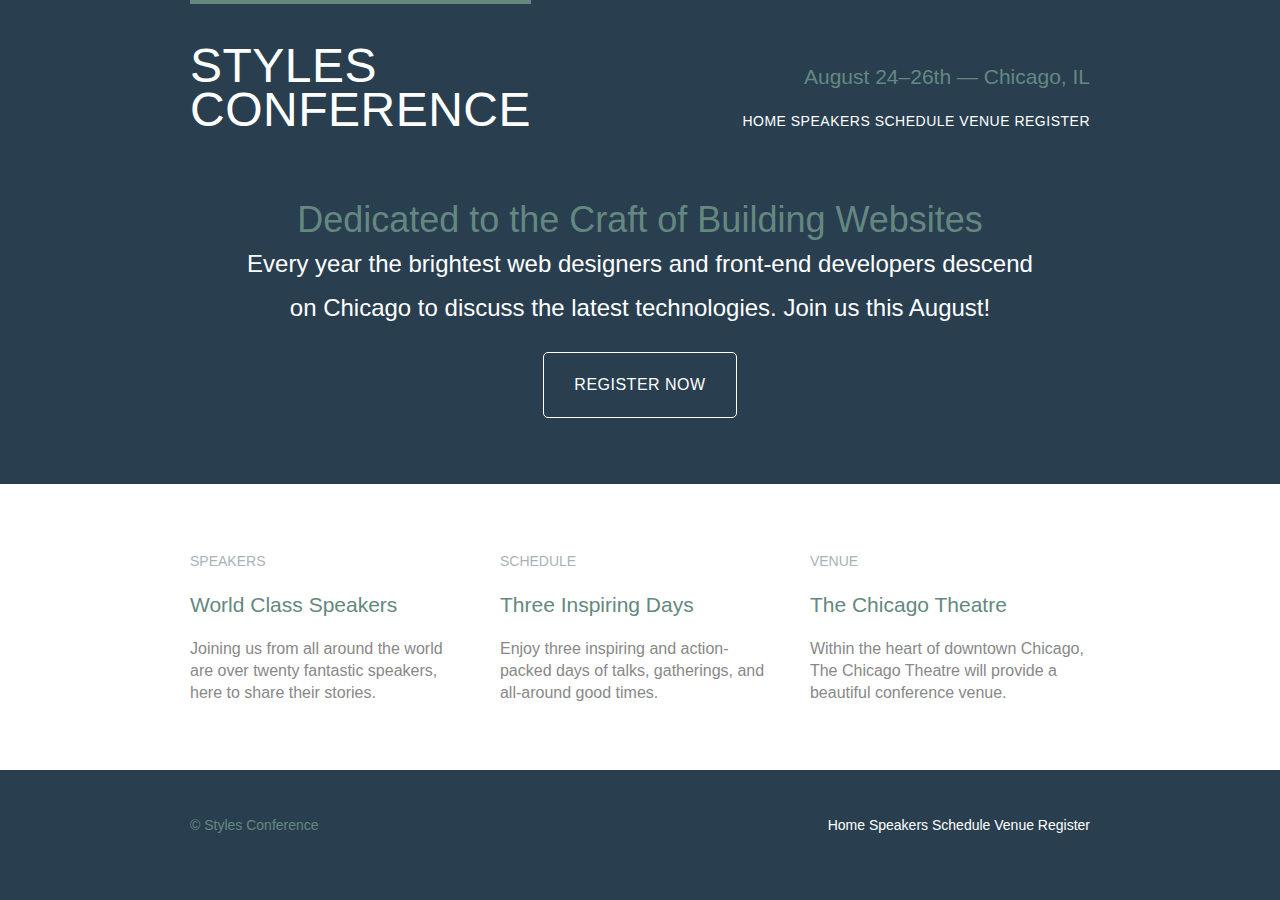
<file: index.html>
<!DOCTYPE html>
<html lang="en">
<head>
  <meta charset="UTF-8">
  <meta name="viewport" content="width=device-width, initial-scale=1.0">
  <meta http-equiv="X-UA-Compatible" content="ie=edge">
  <link rel="stylesheet" href="style.css">
  <title> Styles Conference </title>
</head>
  <body>
    <header class="primary-header container group">
      <h1 class="logo"> <a href="index.html">Styles <br> Conference </a> </h1>

      <h3 class="tagline"> August 24&ndash;26th &mdash; Chicago, IL </h3>

    <nav class="nav primary-nav">
        <a href="index.html"> Home </a>
        <a href="speakers.html"> Speakers </a>
        <a href="schedule.html"> Schedule </a>
        <a href="venue.html"> Venue </a>
        <a href="register.html"> Register </a>
    </nav>

    </header>

      <!-- Hero -->


      <section class="hero container">

        <h2> Dedicated to the Craft of Building Websites </h2>

        <p> Every year the brightest web designers and front-end developers descend on Chicago to discuss the latest technologies. Join us this August! </p>

        <a class="btn btn-alt"  href="register.html">Register Now</a>

      </section>

      <!-- Teaser -->
      <section class="row">
      <div class="grid">

      <!-- Speakers -->
      <section class="teaser col-1-3">
          <a href="speakers.html">

          <h5> Speakers </h5>

          <h3> World Class Speakers </h3>

          </a>

          <p> Joining us from all around the world are over twenty fantastic speakers, here to share their stories. </p>
        </section><!--
      Schedule
      --><section class="teaser col-1-3">
          <a href="schedule.html">

          <h5> Schedule </h5>

          <h3> Three Inspiring Days </h3>
         </a>

          <p> Enjoy three inspiring and action-packed days of talks, gatherings, and all-around good times. </p>
        </section><!--
      Venue
      --><section class="teaser col-1-3">
          <a href="venue.html">
          <h5> Venue </h5>
          <h3> The Chicago Theatre </h3>
          </a>
          <p> Within the heart of downtown Chicago, The Chicago Theatre will provide a beautiful conference venue. </p>
        </section>
      </div>
    </section>

    <!-- Footer -->

    <footer class="primary-footer container group">

      <small> &copy; Styles Conference</small>

      <nav class="nav">
        <a href="index.html"> Home </a>
        <a href="speakers.html"> Speakers </a>
        <a href="schedule.html"> Schedule </a>
        <a href="venue.html"> Venue </a>
        <a href="register.html"> Register </a>

    </nav>

    </footer>

  </body>
</html>
</file>
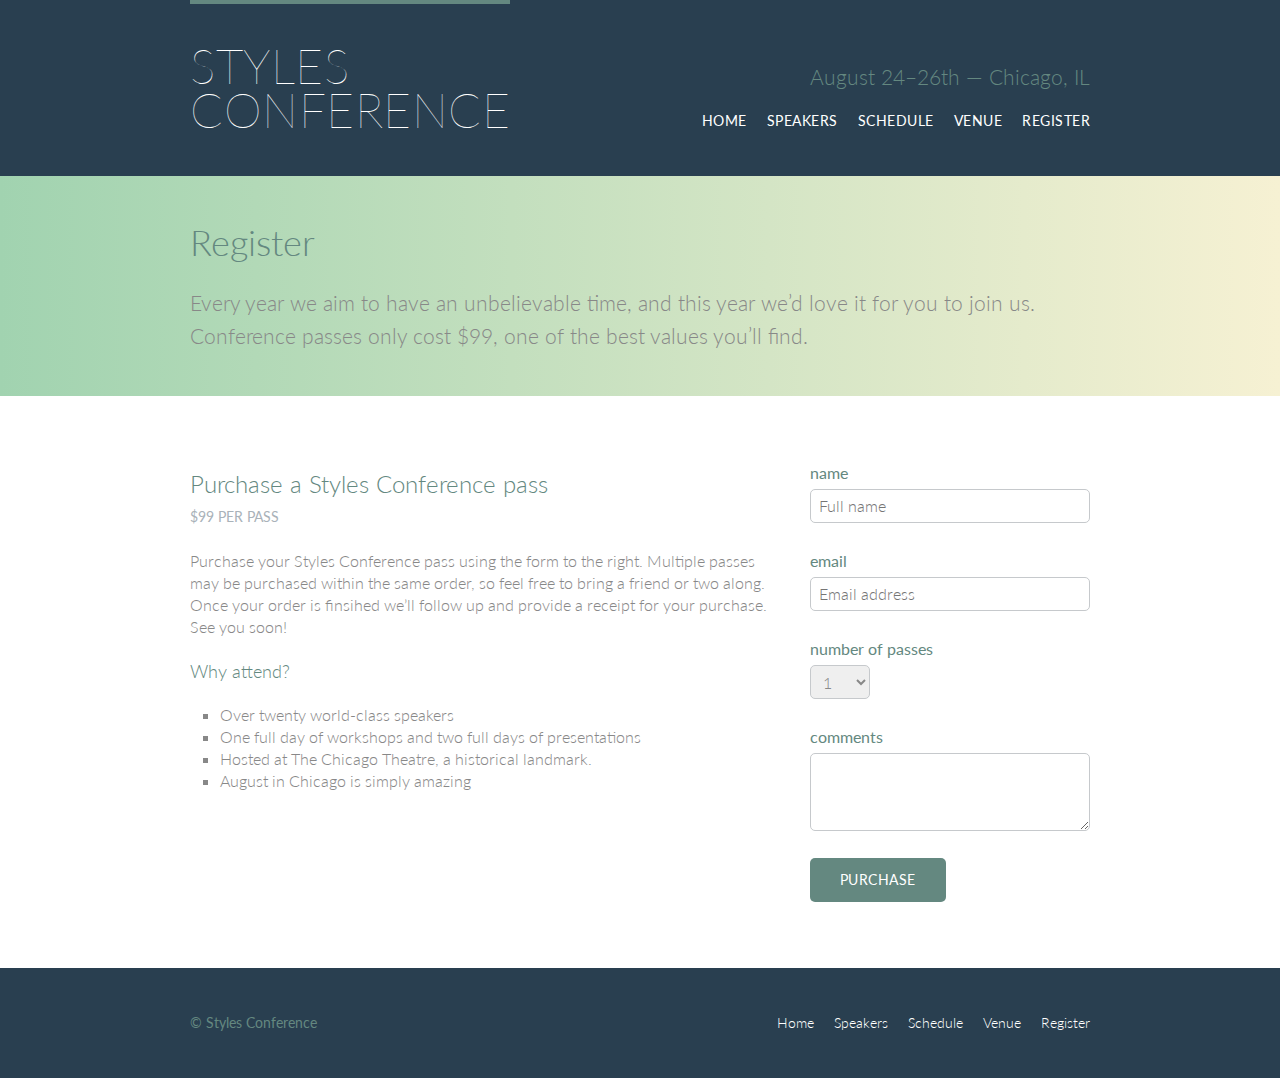
<file: register.html>
<!DOCTYPE html>
<html lang="en">

  <head>
    <meta charset="utf-8">
    <title>Register - Styles Conference</title>
    <link rel="stylesheet" href="style.css">
    <link rel="stylesheet" href="http://fonts.googleapis.com/css?family=Lato:100,300,400">
  </head>

  <body>

    <!-- Header -->

    <header class="primary-header container group">

      <h1 class="logo">
        <a href="index.html">Styles <br> Conference</a>
      </h1>

      <h3 class="tagline">August 24&ndash;26th &mdash; Chicago, IL</h3>

      <nav class="nav primary-nav">
        <ul>
          <li><a href="index.html">Home</a></li><!--
          --><li><a href="speakers.html">Speakers</a></li><!--
          --><li><a href="schedule.html">Schedule</a></li><!--
          --><li><a href="venue.html">Venue</a></li><!--
          --><li><a href="register.html">Register</a></li>
        </ul>
  </nav>

    </header>

    <!-- Lead -->

    <section class="row-alt">
      <div class="lead container">

        <h1>Register</h1>

      <p>Every year we aim to have an unbelievable time, and this year we&#8217;d love it for you to join us. Conference passes only cost $99, one of the best values you&#8217;ll find.</p>

      </div>
    </section>

    <!-- Main content -->
    <section class="row">
      <div class="grid">

    <!-- Details -->

        <section class="col-2-3">
          <h2> Purchase a Styles Conference pass </h2>
          <h5> $99 per pass </h5>

          <p> Purchase your Styles Conference pass using the form to the right. Multiple passes may be purchased within the same order, so feel free to bring a friend or two along. Once your order is finsihed we&#8217;ll follow up and provide a receipt for your purchase. See you soon! </p>
          <h4> Why attend? </h4>
          <ul class="why-attend">
            <li> Over twenty world-class speakers </li>
            <li> One full day of workshops and two full days of presentations </li>
            <li> Hosted at The Chicago Theatre, a historical landmark.</li>
            <li> August in Chicago is simply amazing </li>
          </ul>
        </section><!-- Registration Form
        <--><form action="#" method="post" class="col-1-3">
            <fieldset class="register-group">
              <label>
                name
                <input type="text" name="name" placeholder="Full name" required>
              </label>

              <label>
                email
                <input type="email" name="email" placeholder="Email address" required>
              </label>

              <label>
                number of passes
                <select name="quantity" required>
                  <option value="1" selected> 1 </option>
                  <option value="2"> 2 </option>
                  <option value="3"> 3 </option>
                  <option value="4"> 4 </option>
                  <option value="5"> 5 </option>
                </select>
              </label>

              <label>
                comments
                <textarea name="comments"></textarea>
              </label>
            </fieldset>
            <input class="btn btn-default" type="submit" name="submit" value="Purchase">

          </form>
      </div>
    </section>

    <!-- Footer -->

    <footer class="primary-footer container group">

      <small>&copy; Styles Conference</small>

      <nav class="nav">
        <ul>
          <li><a href="index.html">Home</a></li><!--
          --><li><a href="speakers.html">Speakers</a></li><!--
          --><li><a href="schedule.html">Schedule</a></li><!--
          --><li><a href="venue.html">Venue</a></li><!--
          --><li><a href="register.html">Register</a></li>
        </ul>
    </nav>

    </footer>

  </body>
</html>
</file>
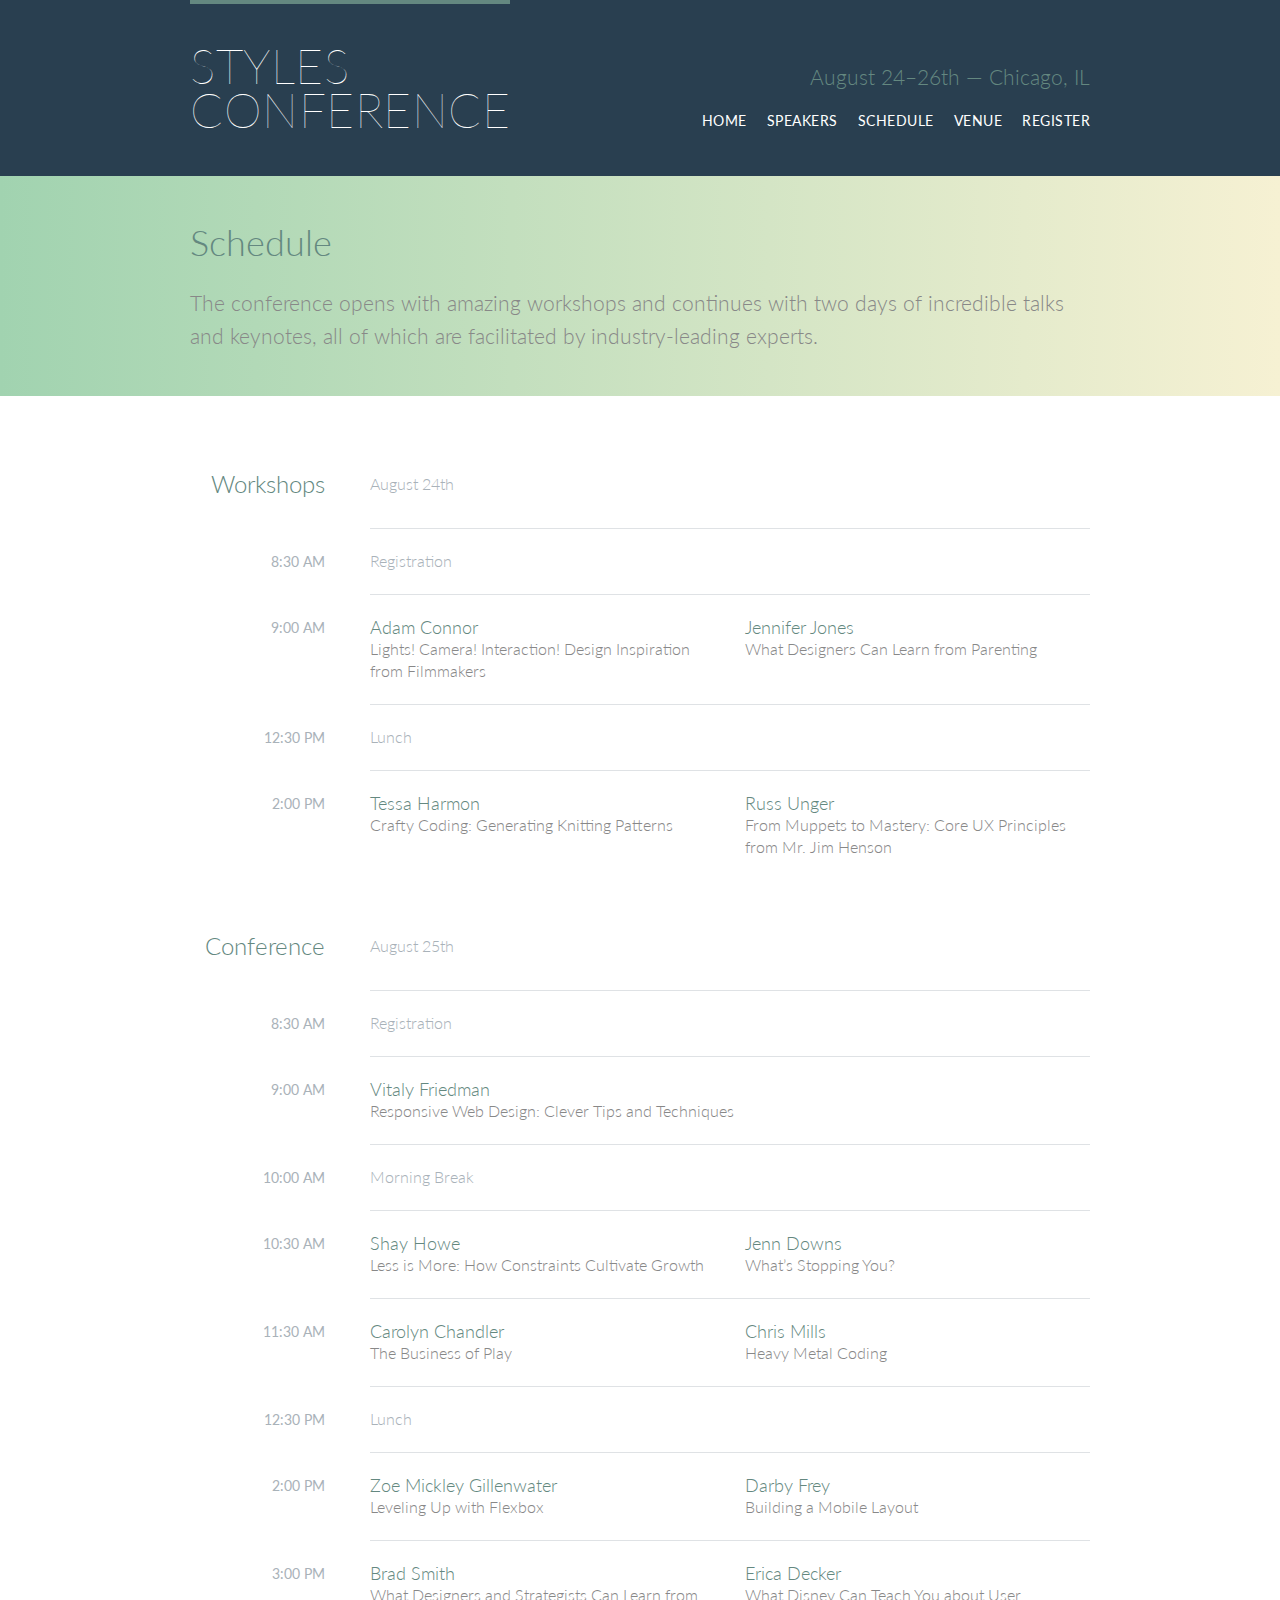
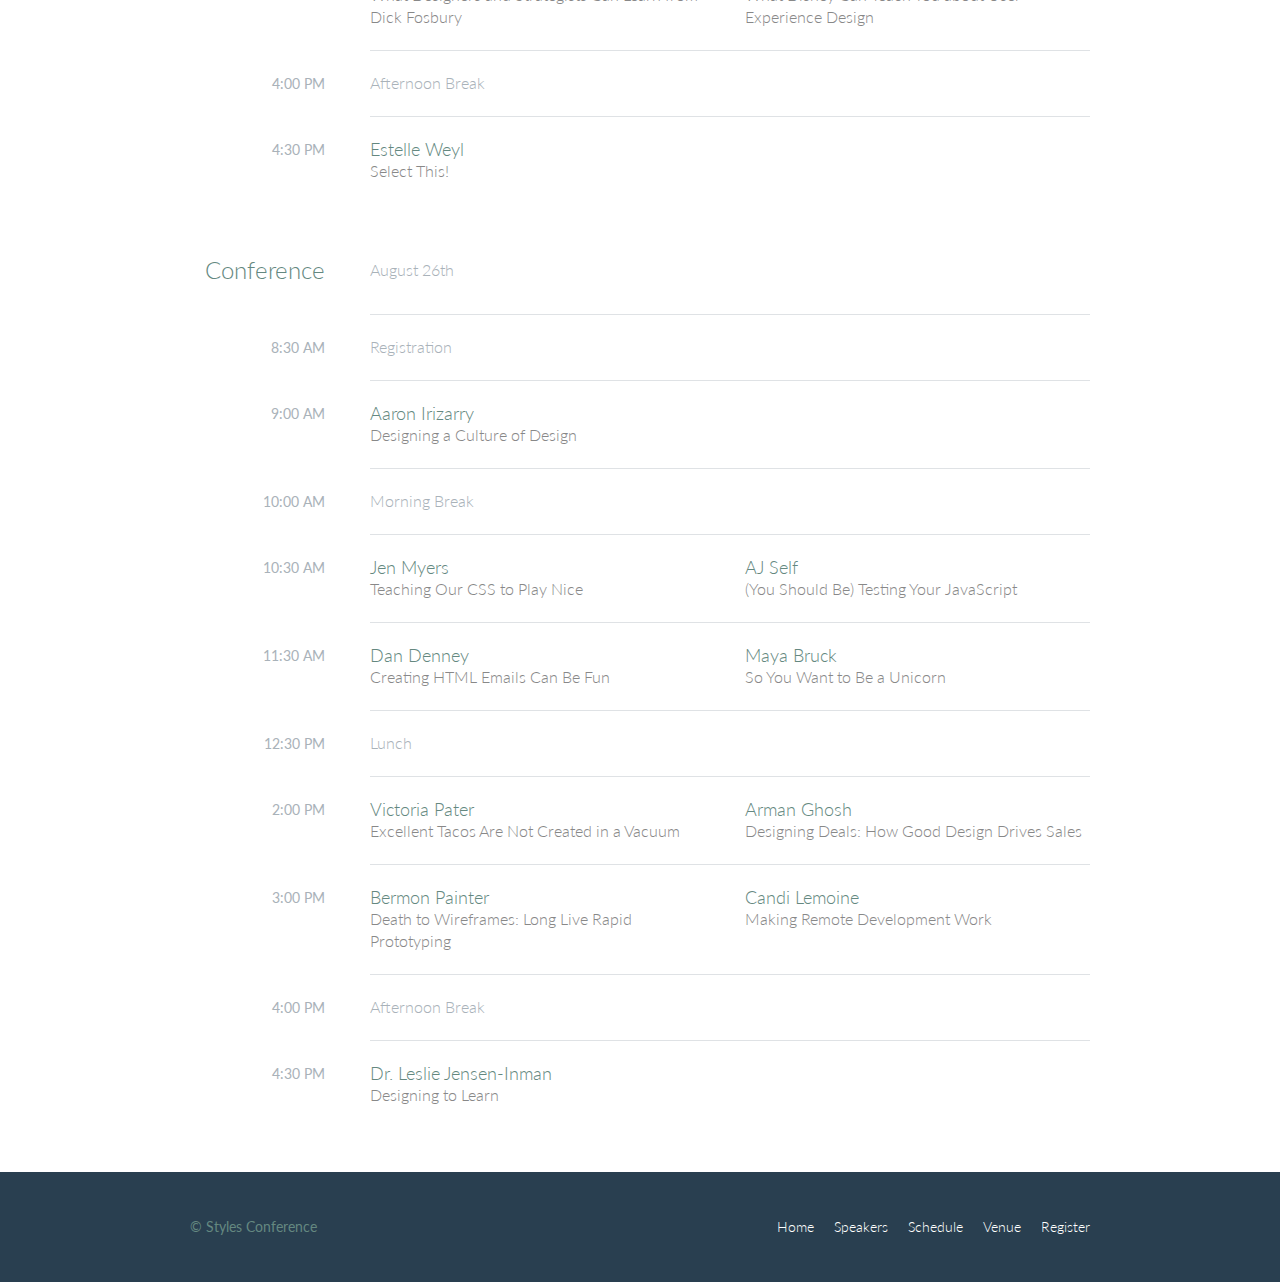
<file: schedule.html>
<!DOCTYPE html>
<html lang="en">

  <head>
    <meta charset="utf-8">
    <title>Speakers - Styles Conference</title>
    <link rel="stylesheet" href="style.css">
    <link rel="stylesheet" href="http://fonts.googleapis.com/css?family=Lato:100,300,400">
  </head>

  <body>

      <!-- Header -->

      <header class="primary-header container group">

        <h1 class="logo">
          <a href="index.html">Styles <br> Conference</a>
        </h1>

        <h3 class="tagline">August 24&ndash;26th &mdash; Chicago, IL</h3>

        <nav class="nav primary-nav">
          <ul>
            <li><a href="index.html">Home</a></li><!--
            --><li><a href="speakers.html">Speakers</a></li><!--
            --><li><a href="schedule.html">Schedule</a></li><!--
            --><li><a href="venue.html">Venue</a></li><!--
            --><li><a href="register.html">Register</a></li>
          </ul>
        </nav>

      </header>

      <!-- Lead -->

      <section class="row-alt">
        <div class="lead container">

          <h1>Schedule</h1>

          <p>The conference opens with amazing workshops and continues with two days of incredible talks and keynotes, all of which are facilitated by industry-leading experts.</p>

        </div>
      </section>

      <section class="row">
        <div class="container">
          <table>
  <thead>
    <tr>
      <th scope="row">
        Workshops
      </th>
      <td class="schedule-offset" colspan="2">
        August 24th
      </td>
    </tr>
  </thead>
  <tbody>
    <tr>
      <th scope="row">
        <time datetime="08:30:00">8:30 AM</time>
      </th>
      <td class="schedule-offset" colspan="2">
        Registration
      </td>
    </tr>
    <tr>
      <th scope="row">
        <time datetime="09:00:00">9:00 AM</time>
      </th>
      <td>
        <a href="speakers.html#adam-connor">
          <h4>Adam Connor</h4>
          Lights! Camera! Interaction! Design Inspiration from Filmmakers
        </a>
      </td>
      <td>
        <a href="speakers.html#jennifer-jones">
          <h4>Jennifer Jones</h4>
          What Designers Can Learn from Parenting
        </a>
      </td>
    </tr>
    <tr>
      <th scope="row">
        <time datetime="12:30:00">12:30 PM</time>
      </th>
      <td class="schedule-offset" colspan="2">
        Lunch
      </td>
    </tr>
    <tr>
      <th scope="row">
        <time datetime="14:00">2:00 PM</time>
      </th>
      <td>
        <a href="speakers.html#tessa-harmon">
          <h4>Tessa Harmon</h4>
          Crafty Coding: Generating Knitting Patterns
        </a>
      </td>
      <td>
        <a href="speakers.html#russ-unger">
          <h4>Russ Unger</h4>
          From Muppets to Mastery: Core UX Principles from Mr. Jim Henson
        </a>
      </td>
    </tr>

        <!-- Conference -->

        <table>
          <thead>
            <tr>
              <th scope="row">
                Conference
              </th>
              <td class="schedule-offset" colspan="2">
                August 25th
              </td>
            </tr>
          </thead>
          <tbody>
            <tr>
              <th scope="row">
                <time datetime="08:30:00">8:30 AM</time>
              </th>
              <td class="schedule-offset" colspan="2">
                Registration
              </td>
            </tr>
            <tr>
              <th scope="row">
                <time datetime="09:00:00">9:00 AM</time>
              </th>
              <td colspan="2">
                <a href="speakers.html#vitaly-friedman">
                  <h4>Vitaly Friedman</h4>
                  Responsive Web Design: Clever Tips and Techniques
                </a>
              </td>
            </tr>
            <tr>
              <th scope="row">
                <time datetime="10:00:00">10:00 AM</time>
              </th>
              <td class="schedule-offset" colspan="2">
                Morning Break
              </td>
            </tr>
            <tr>
              <th scope="row">
                <time datetime="10:30:00">10:30 AM</time>
              </th>
              <td>
                <a href="speakers.html#shay-howe">
                  <h4>Shay Howe</h4>
                  Less is More: How Constraints Cultivate Growth
                </a>
              </td>
              <td>
                <a href="speakers.html#jenn-downs">
                  <h4>Jenn Downs</h4>
                  What&#8217;s Stopping You?
                </a>
              </td>
            </tr>
            <tr>
              <th scope="row">
                <time datetime="11:30:00">11:30 AM</time>
              </th>
              <td>
                <a href="speakers.html#carolyn-chandler">
                  <h4>Carolyn Chandler</h4>
                  The Business of Play
                </a>
              </td>
              <td>
                <a href="speakers.html#chris-mills">
                  <h4>Chris Mills</h4>
                  Heavy Metal Coding
                </a>
              </td>
            </tr>
            <tr>
              <th scope="row">
                <time datetime="12:30:00">12:30 PM</time>
              </th>
              <td class="schedule-offset" colspan="2">
                Lunch
              </td>
            </tr>
            <tr>
              <th scope="row">
                <time datetime="14:00">2:00 PM</time>
              </th>
              <td>
                <a href="speakers.html#zoe-mickley-gillenwater">
                  <h4>Zoe Mickley Gillenwater</h4>
                  Leveling Up with Flexbox
                </a>
              </td>
              <td>
                <a href="speakers.html#darby-frey">
                  <h4>Darby Frey</h4>
                  Building a Mobile Layout
                </a>
              </td>
            </tr>
            <tr>
              <th scope="row">
                <time datetime="15:00:00">3:00 PM</time>
              </th>
              <td>
                <a href="speakers.html#brad-smith">
                  <h4>Brad Smith</h4>
                  What Designers and Strategists Can Learn from Dick Fosbury
                </a>
              </td>
              <td>
                <a href="speakers.html#erica-decker">
                  <h4>Erica Decker</h4>
                  What Disney Can Teach You about User Experience Design
                </a>
              </td>
            </tr>
            <tr>
              <th scope="row">
                <time datetime="16:00:00">4:00 PM</time>
              </th>
              <td class="schedule-offset" colspan="2">
                Afternoon Break
              </td>
            </tr>
            <tr>
              <th scope="row">
                <time datetime="16:30:00">4:30 PM</time>
              </th>
              <td colspan="2">
                <a href="speakers.html#estelle-weyl">
                  <h4>Estelle Weyl</h4>
                  Select This!
                </a>
              </td>
            </tr>
            <table>
        <thead>
          <tr>
            <th scope="row">
              Conference
            </th>
            <td class="schedule-offset" colspan="2">
              August 26th
            </td>
          </tr>
        </thead>
        <tbody>
          <tr>
            <th scope="row">
              <time datetime="08:30:00">8:30 AM</time>
            </th>
            <td class="schedule-offset" colspan="2">
              Registration
            </td>
          </tr>
          <tr>
            <th scope="row">
              <time datetime="09:00:00">9:00 AM</time>
            </th>
            <td colspan="2">
              <a href="speakers.html#aaron-irizarry">
                <h4>Aaron Irizarry</h4>
                Designing a Culture of Design
              </a>
            </td>
          </tr>
          <tr>
            <th scope="row">
              <time datetime="10:00:00">10:00 AM</time>
            </th>
            <td class="schedule-offset" colspan="2">
              Morning Break
            </td>
          </tr>
          <tr>
            <th scope="row">
              <time datetime="10:30:00">10:30 AM</time>
            </th>
            <td>
              <a href="speakers.html#jen-myers">
                <h4>Jen Myers</h4>
                Teaching Our CSS to Play Nice
              </a>
            </td>
            <td>
              <a href="speakers.html#aj-self">
                <h4>AJ Self</h4>
                (You Should Be) Testing Your JavaScript
              </a>
            </td>
          </tr>
          <tr>
            <th scope="row">
              <time datetime="11:30:00">11:30 AM</time>
            </th>
            <td>
              <a href="speakers.html#dan-denney">
                <h4>Dan Denney</h4>
                Creating HTML Emails Can Be Fun
              </a>
            </td>
            <td>
              <a href="speakers.html#maya-bruck">
                <h4>Maya Bruck</h4>
                So You Want to Be a Unicorn
              </a>
            </td>
          </tr>
          <tr>
            <th scope="row">
              <time datetime="12:30:00">12:30 PM</time>
            </th>
            <td class="schedule-offset" colspan="2">
              Lunch
            </td>
          </tr>
          <tr>
            <th scope="row">
              <time datetime="14:00">2:00 PM</time>
            </th>
            <td>
              <a href="speakers.html#victoria-pater">
                <h4>Victoria Pater</h4>
                Excellent Tacos Are Not Created in a Vacuum
              </a>
            </td>
            <td>
              <a href="speakers.html#arman-ghosh">
                <h4>Arman Ghosh</h4>
                Designing Deals: How Good Design Drives Sales
              </a>
            </td>
          </tr>
          <tr>
            <th scope="row">
              <time datetime="15:00:00">3:00 PM</time>
            </th>
            <td>
              <a href="speakers.html#bermon-painter">
                <h4>Bermon Painter</h4>
                Death to Wireframes: Long Live Rapid Prototyping
              </a>
            </td>
            <td>
              <a href="speakers.html#candi-lemoine">
                <h4>Candi Lemoine</h4>
                Making Remote Development Work
              </a>
            </td>
          </tr>
          <tr>
            <th scope="row">
              <time datetime="16:00:00">4:00 PM</time>
            </th>
            <td class="schedule-offset" colspan="2">
              Afternoon Break
            </td>
          </tr>
          <tr>
            <th scope="row">
              <time datetime="16:30:00">4:30 PM</time>
            </th>
            <td colspan="2">
              <a href="speakers.html#leslie-jensen-inman">
                <h4>Dr. Leslie Jensen-Inman</h4>
                Designing to Learn
              </a>
            </td>
          </tr>
        </tbody>
      </table>
        </div>
      </section>

      <!-- Footer -->

      <footer class="primary-footer container group">

        <small>&copy; Styles Conference</small>

        <nav class="nav">
          <ul>
            <li><a href="index.html">Home</a></li><!--
            --><li><a href="speakers.html">Speakers</a></li><!--
            --><li><a href="schedule.html">Schedule</a></li><!--
            --><li><a href="venue.html">Venue</a></li><!--
            --><li><a href="register.html">Register</a></li>
          </ul>
        </nav>

      </footer>

    </body>
</html>
</file>
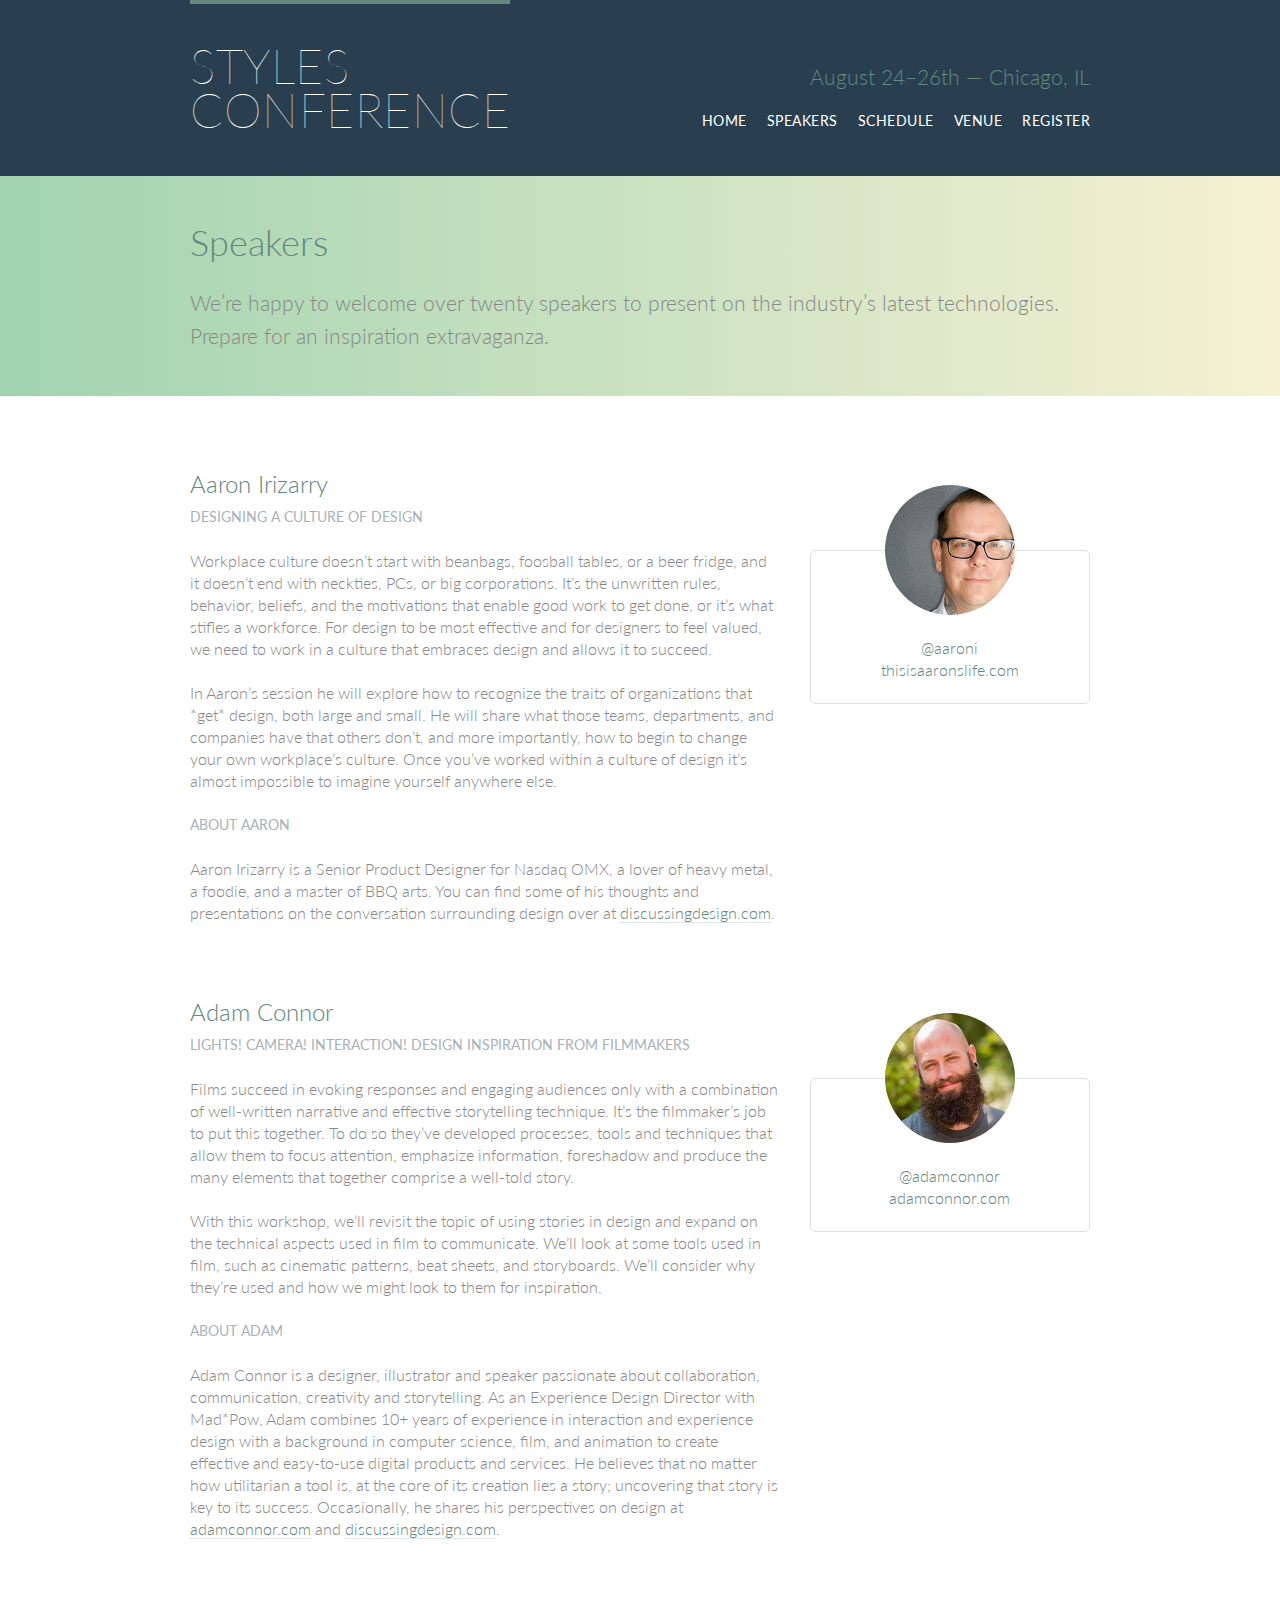
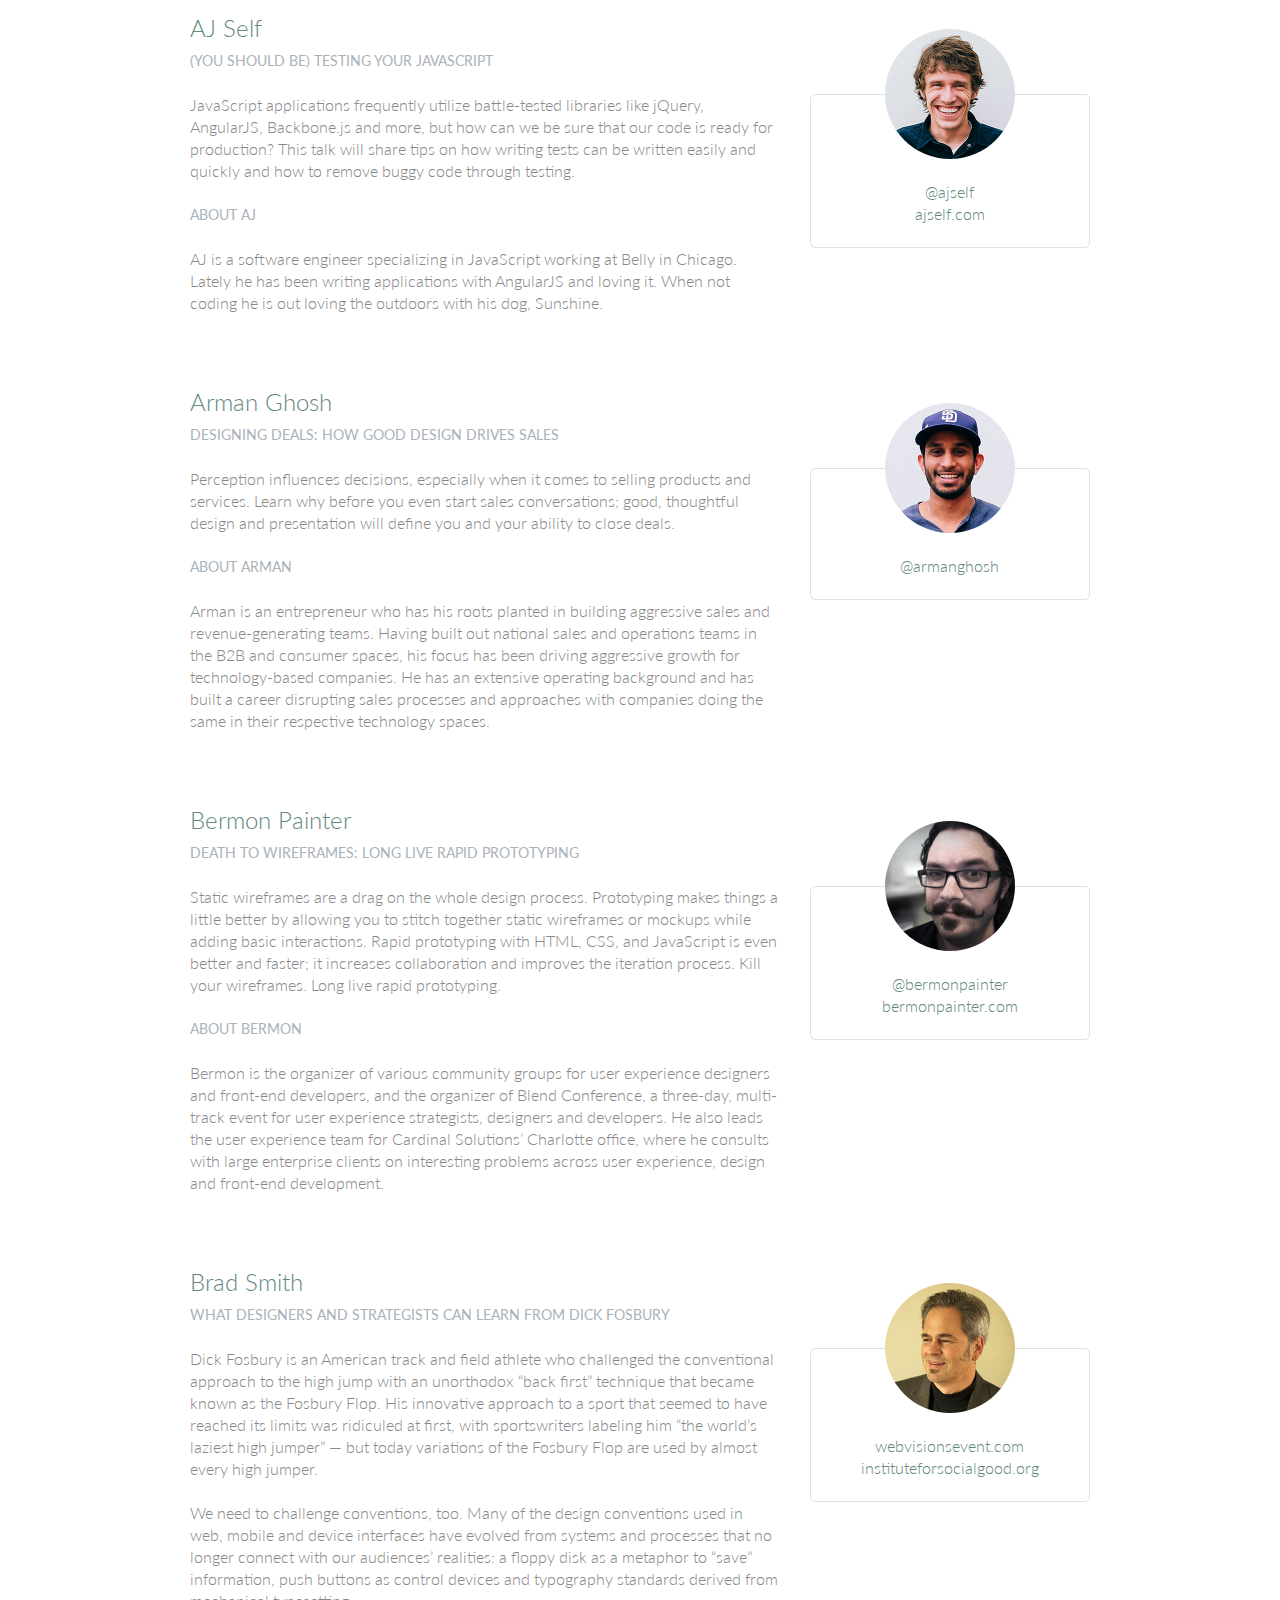
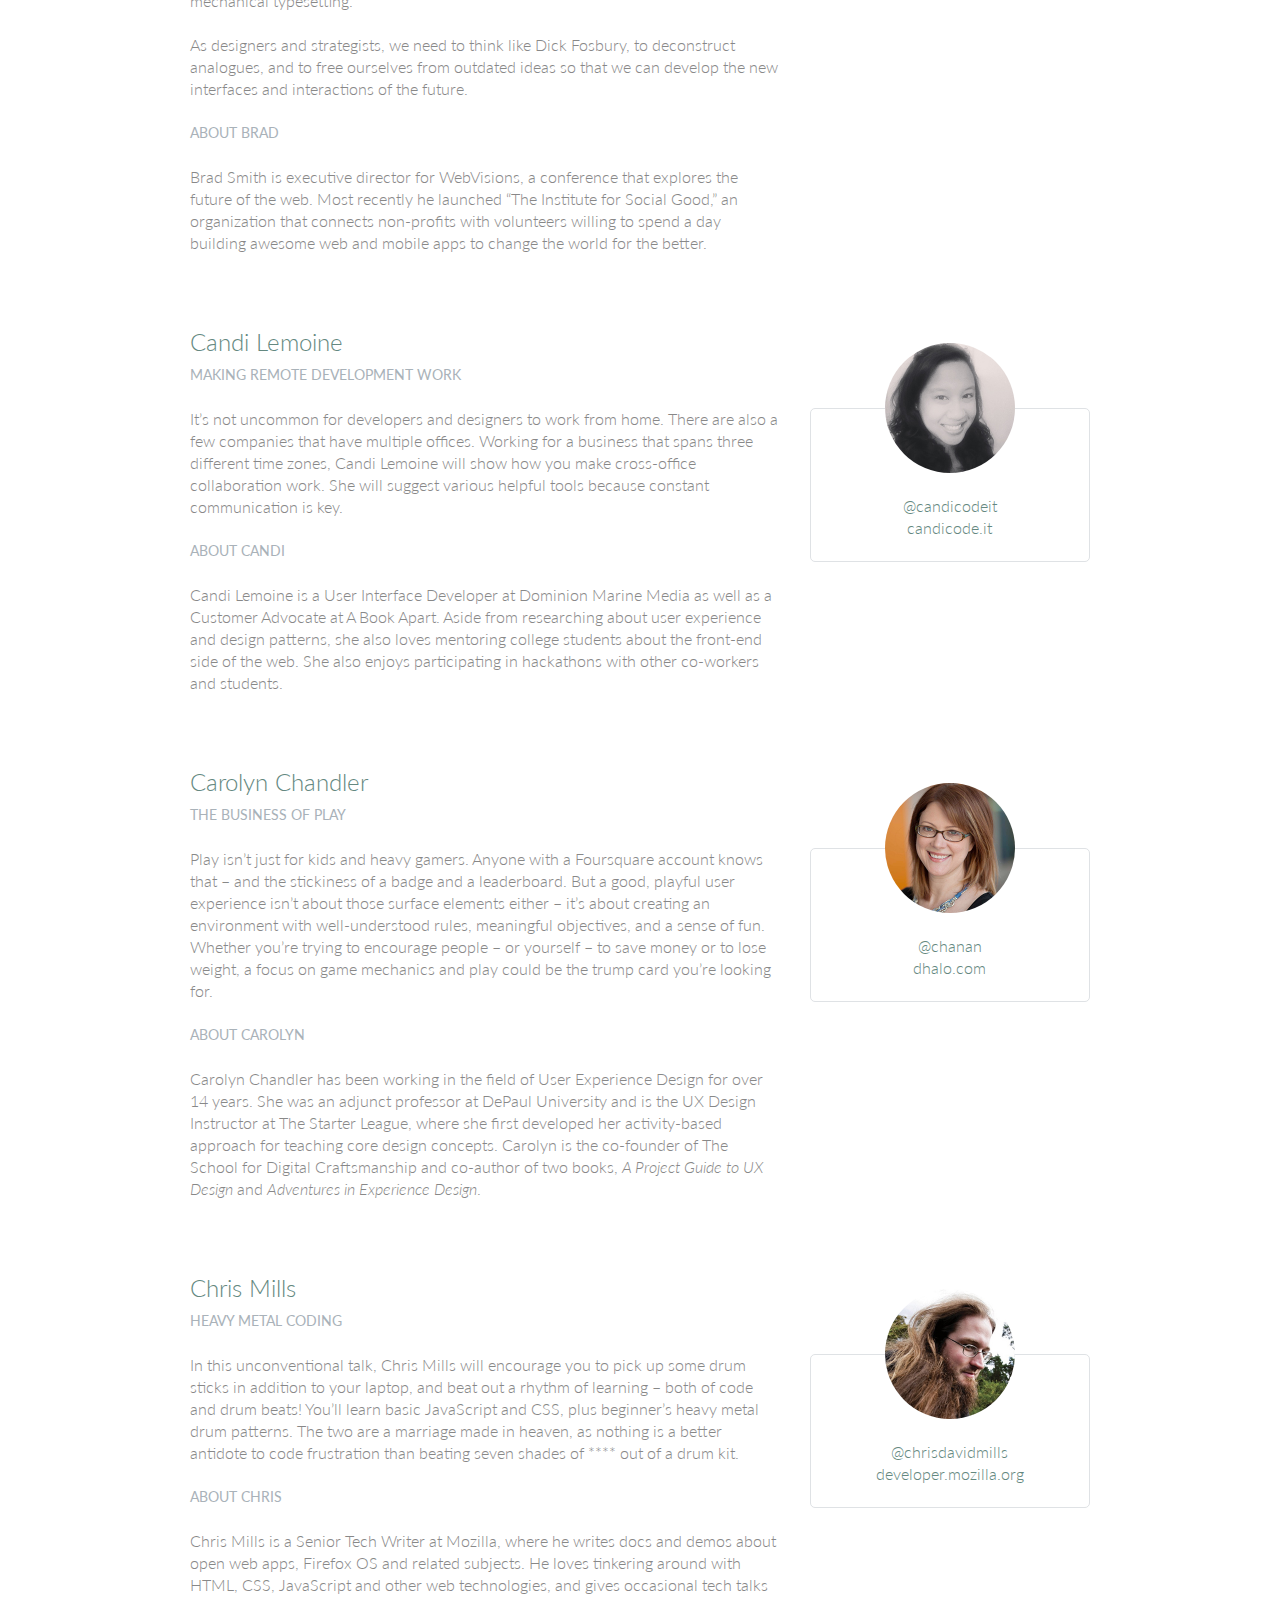
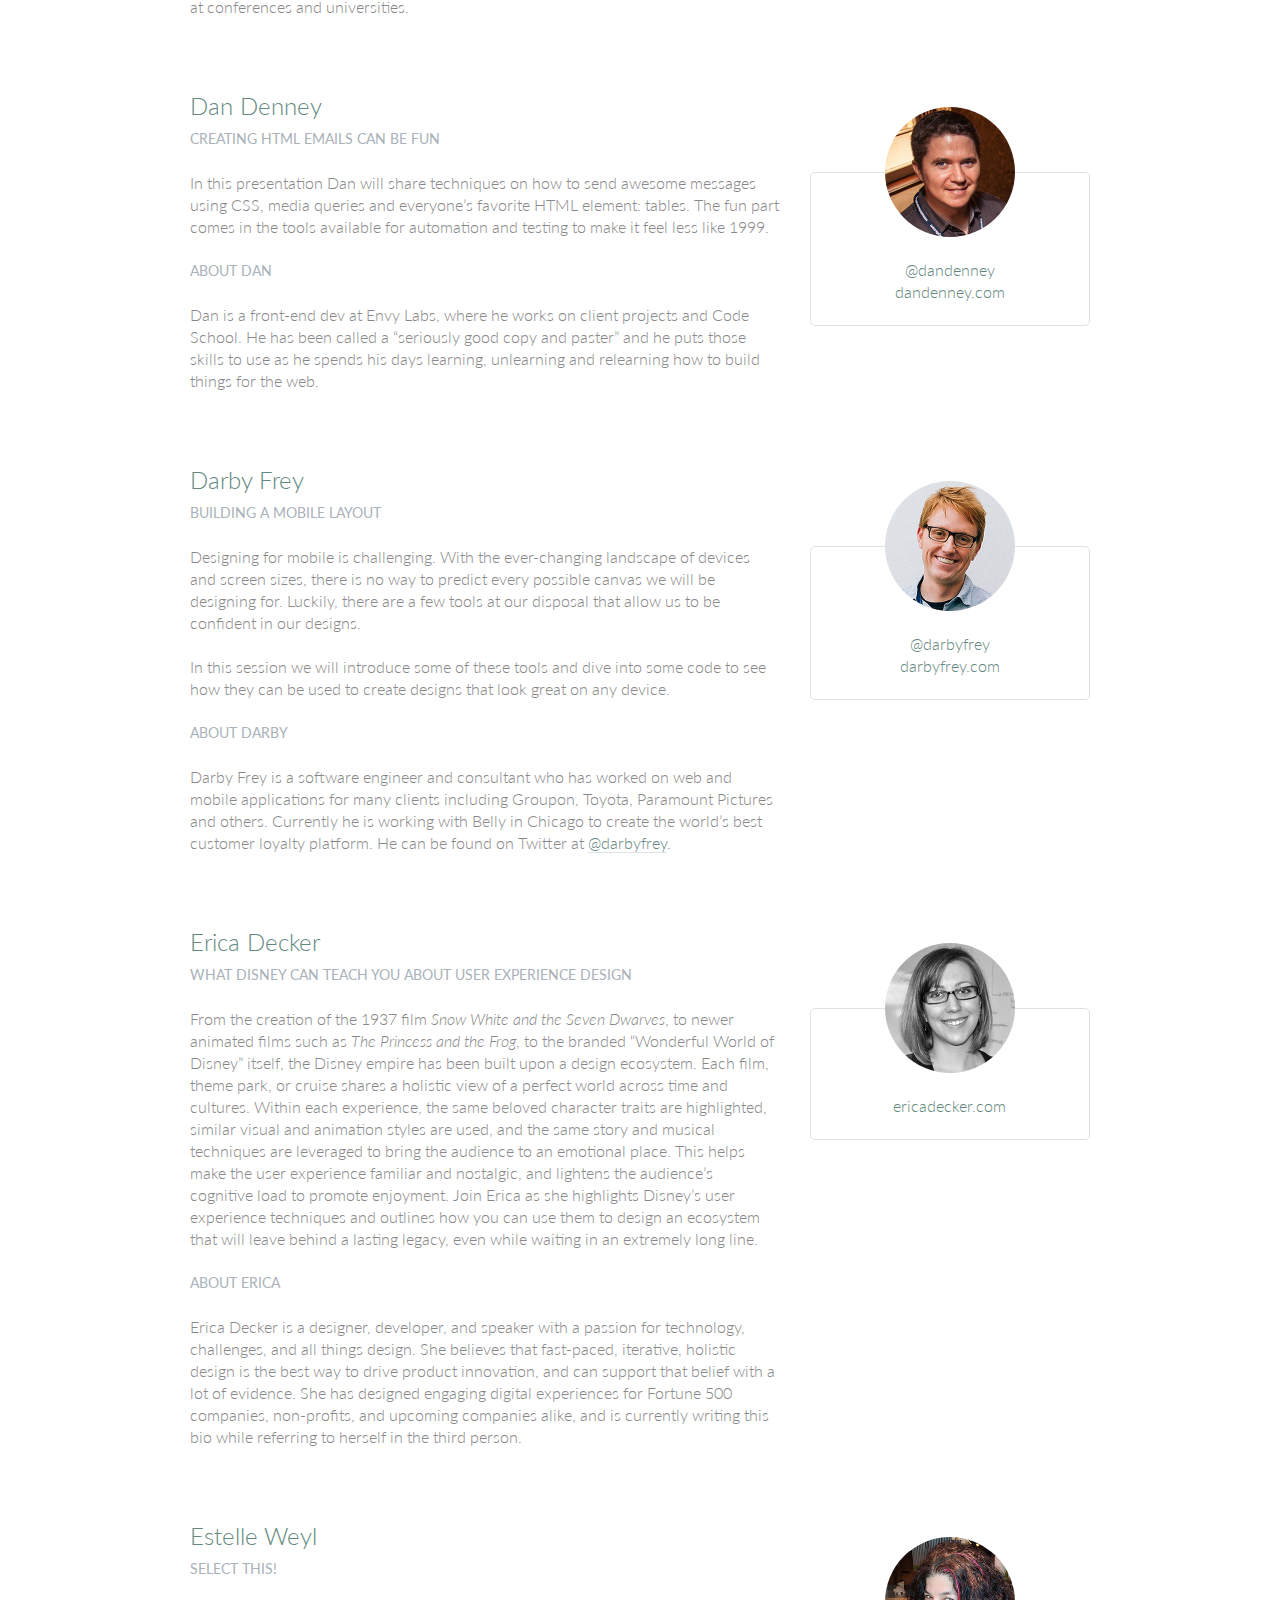
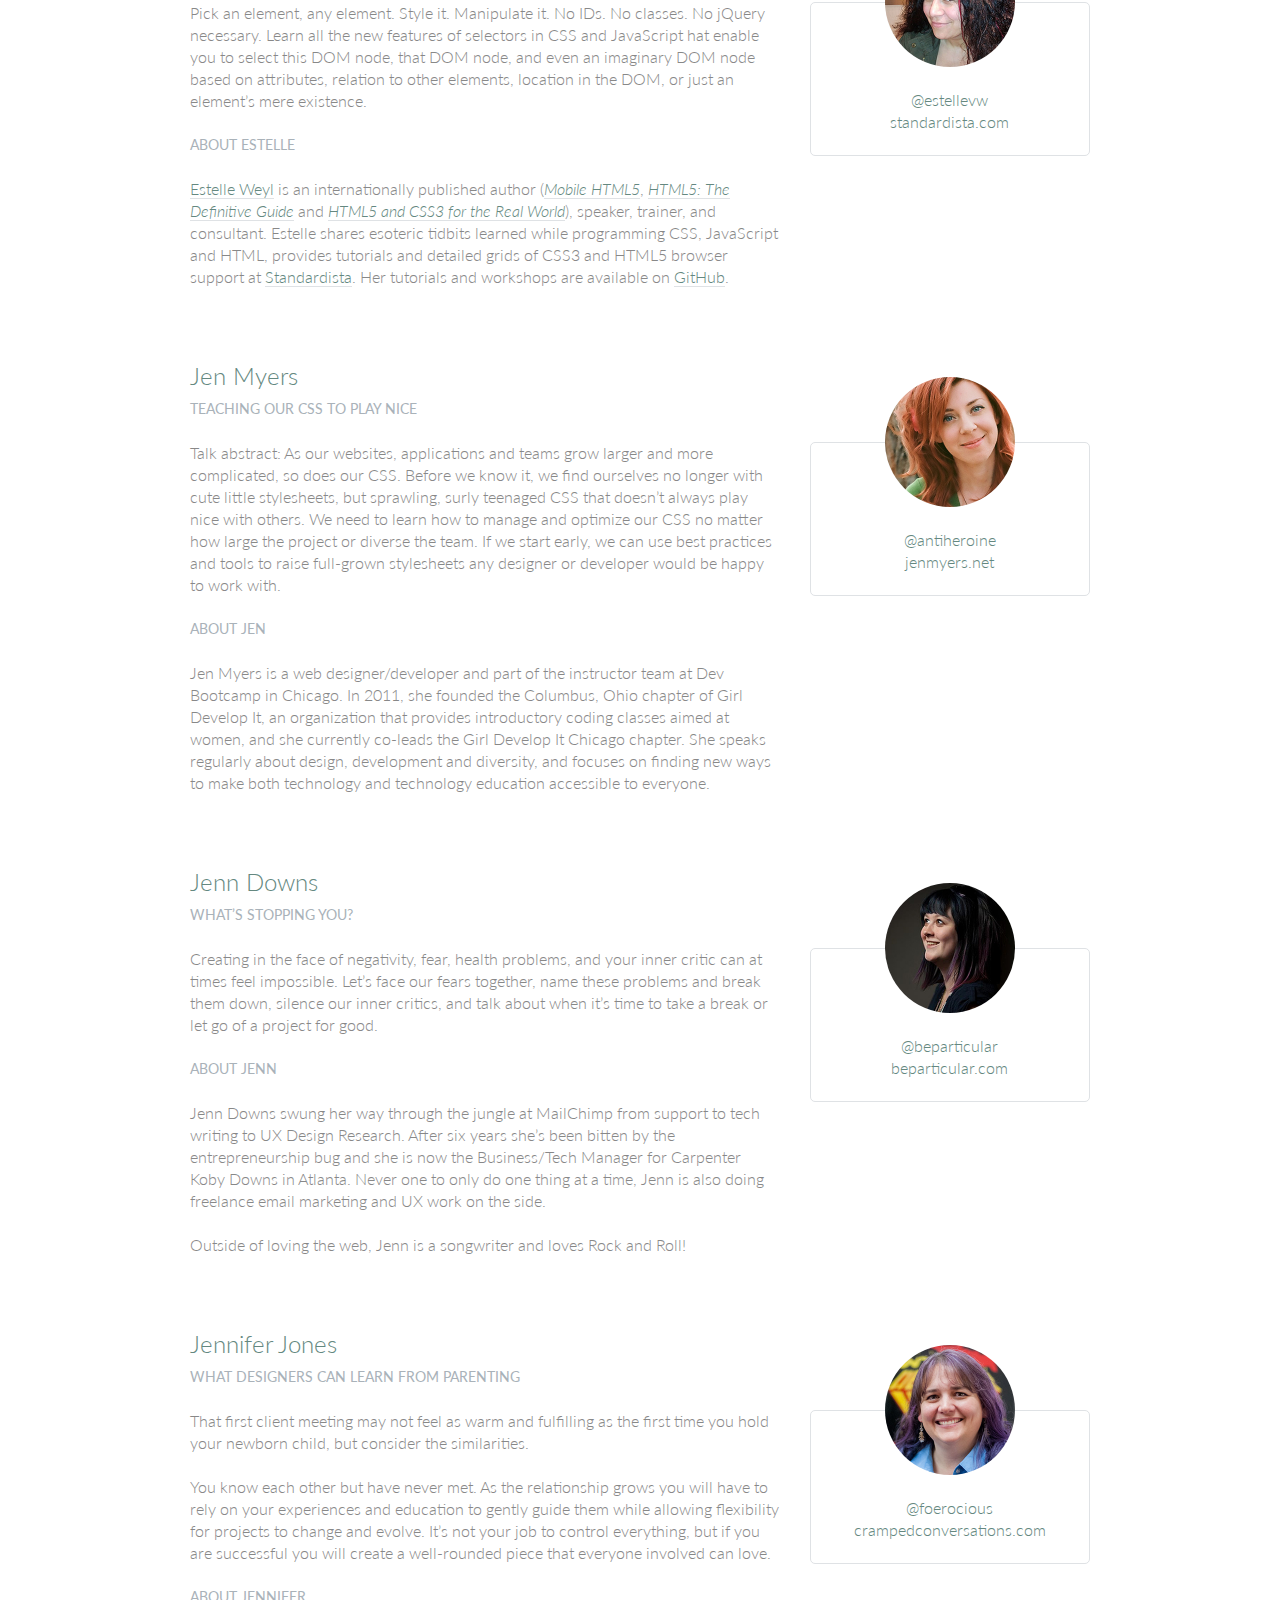
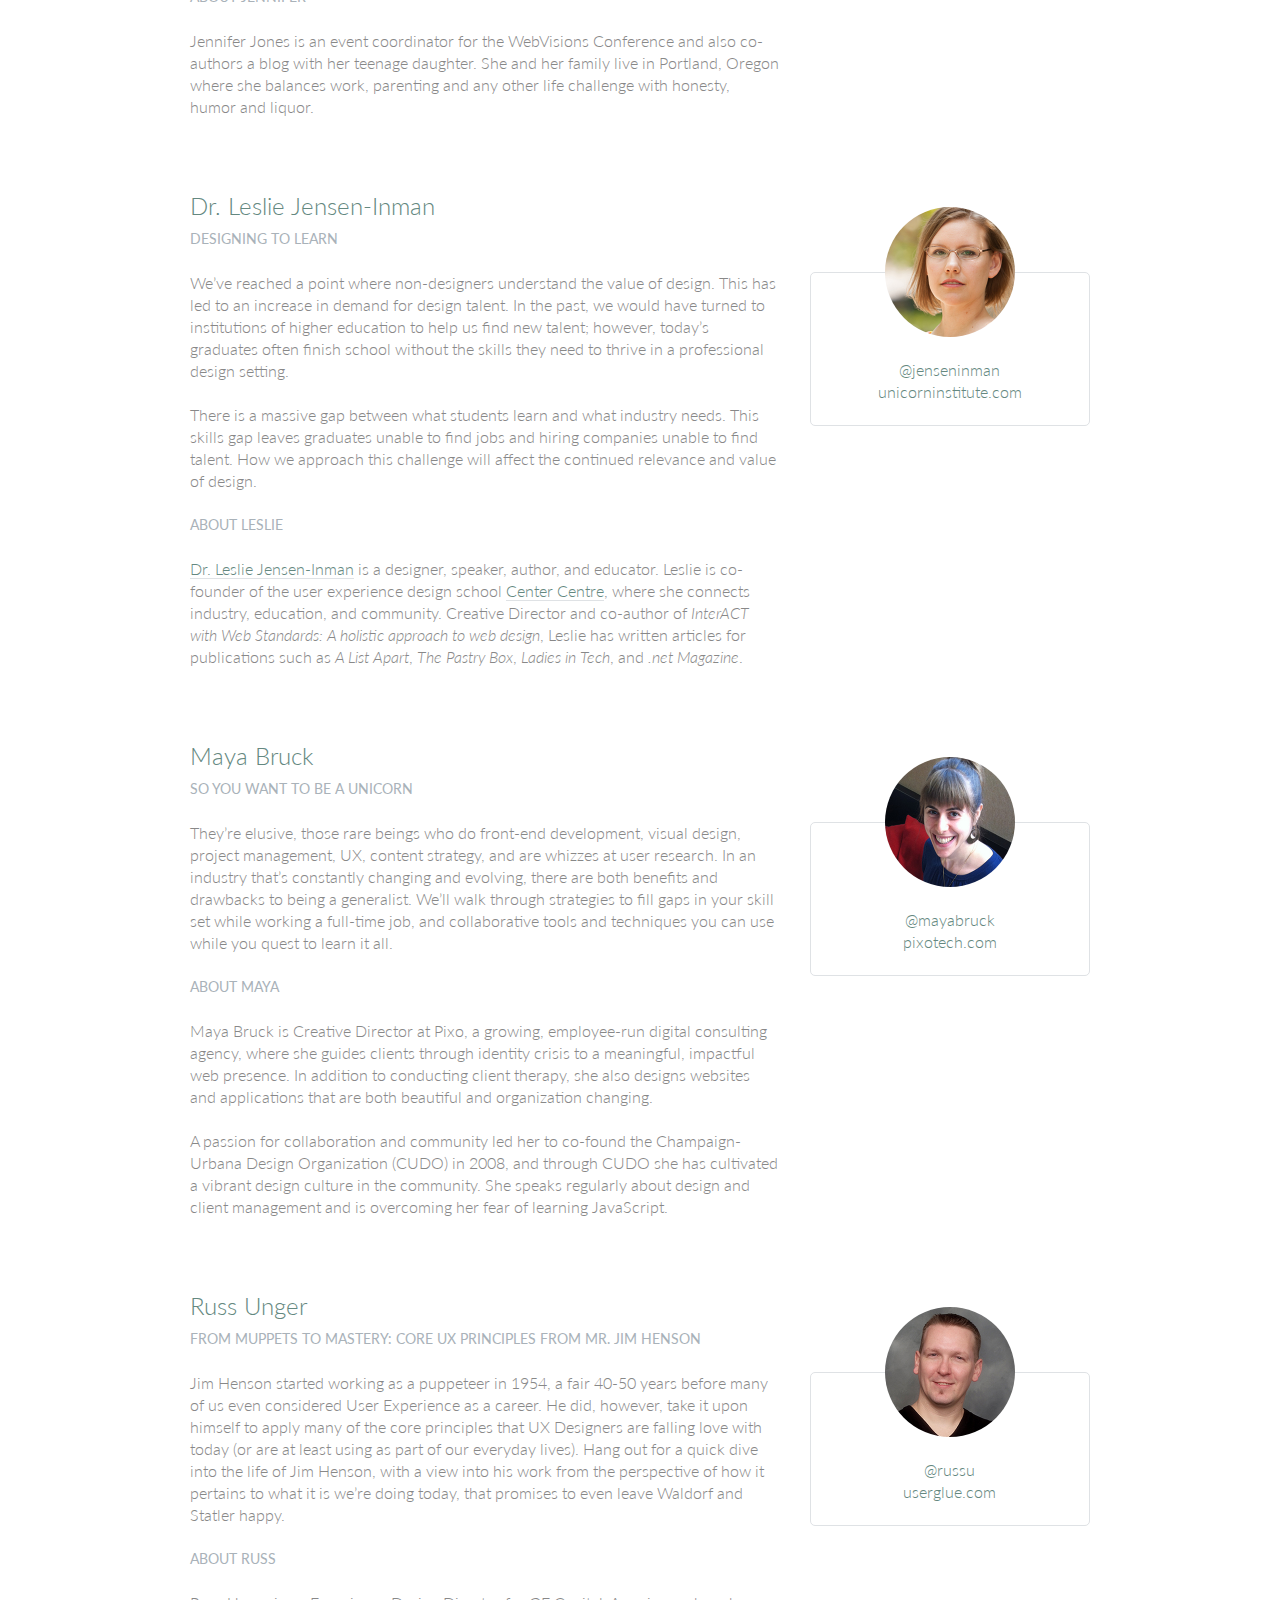
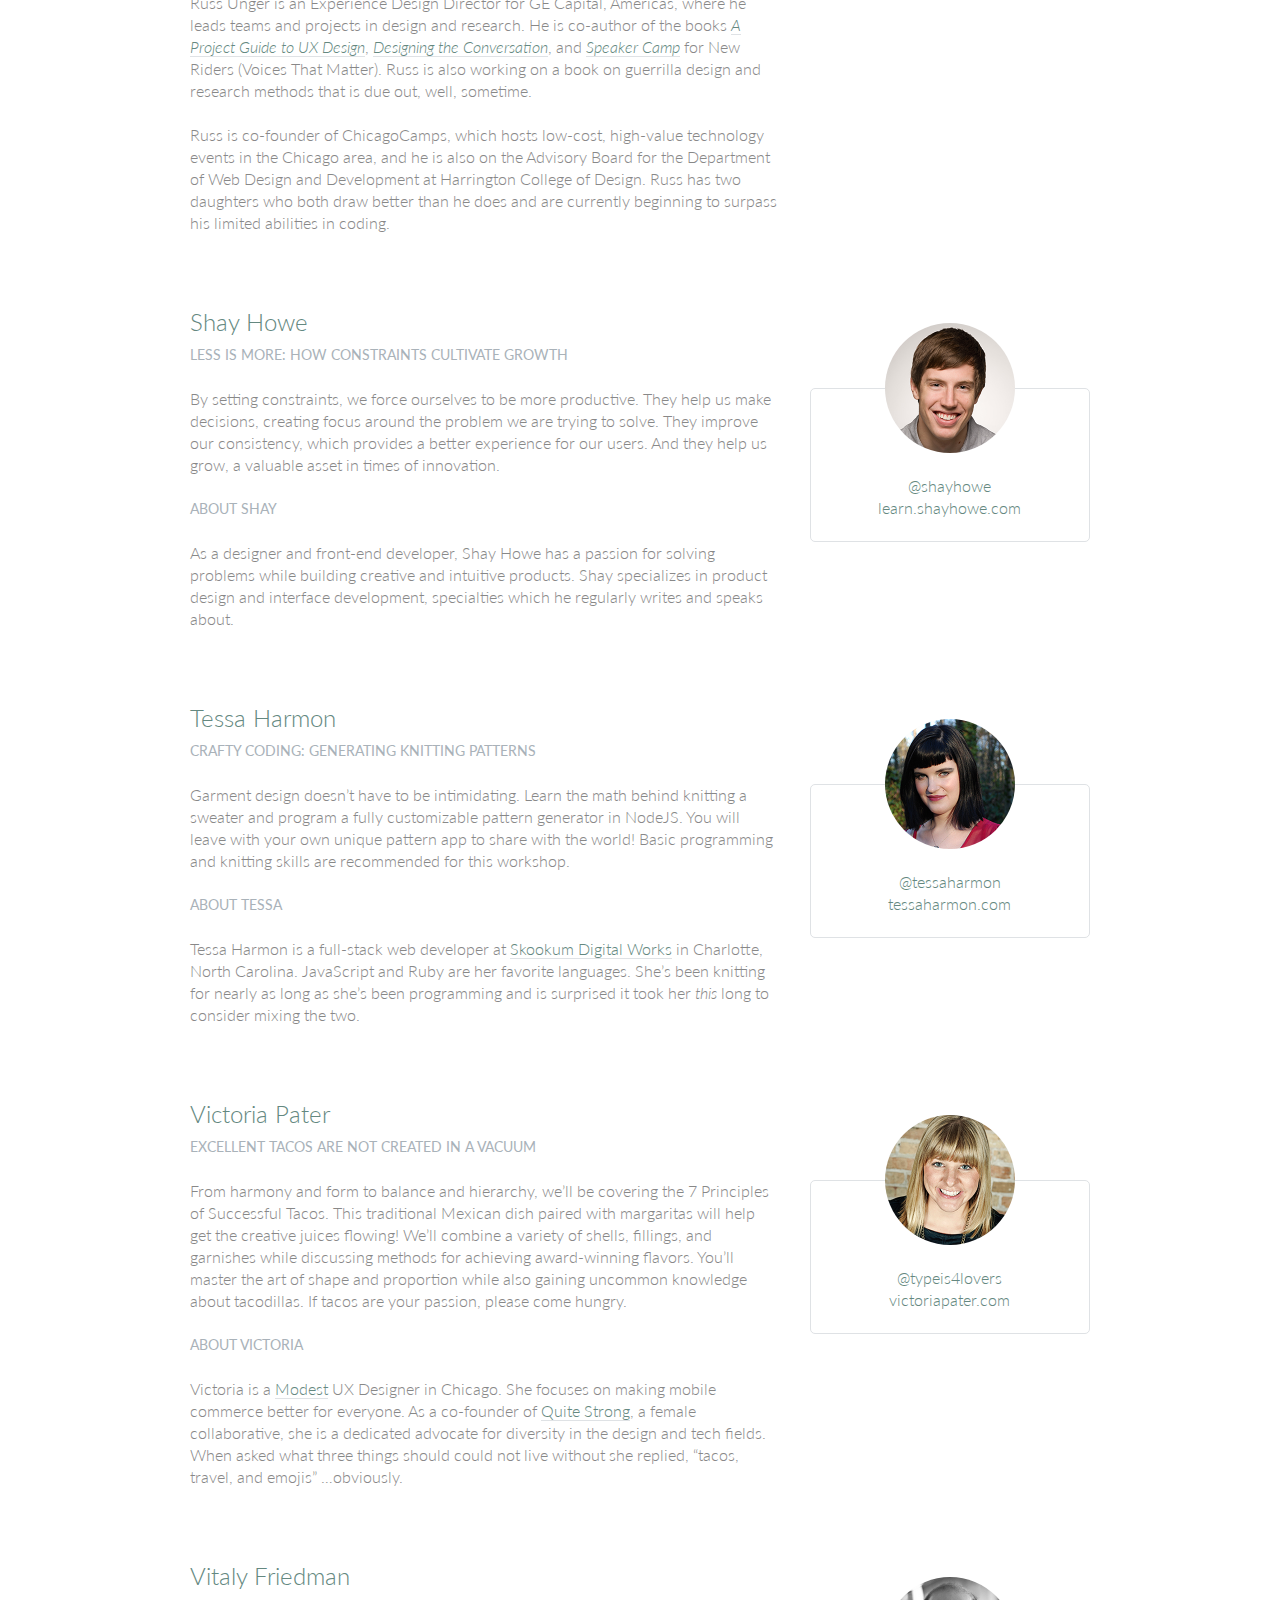
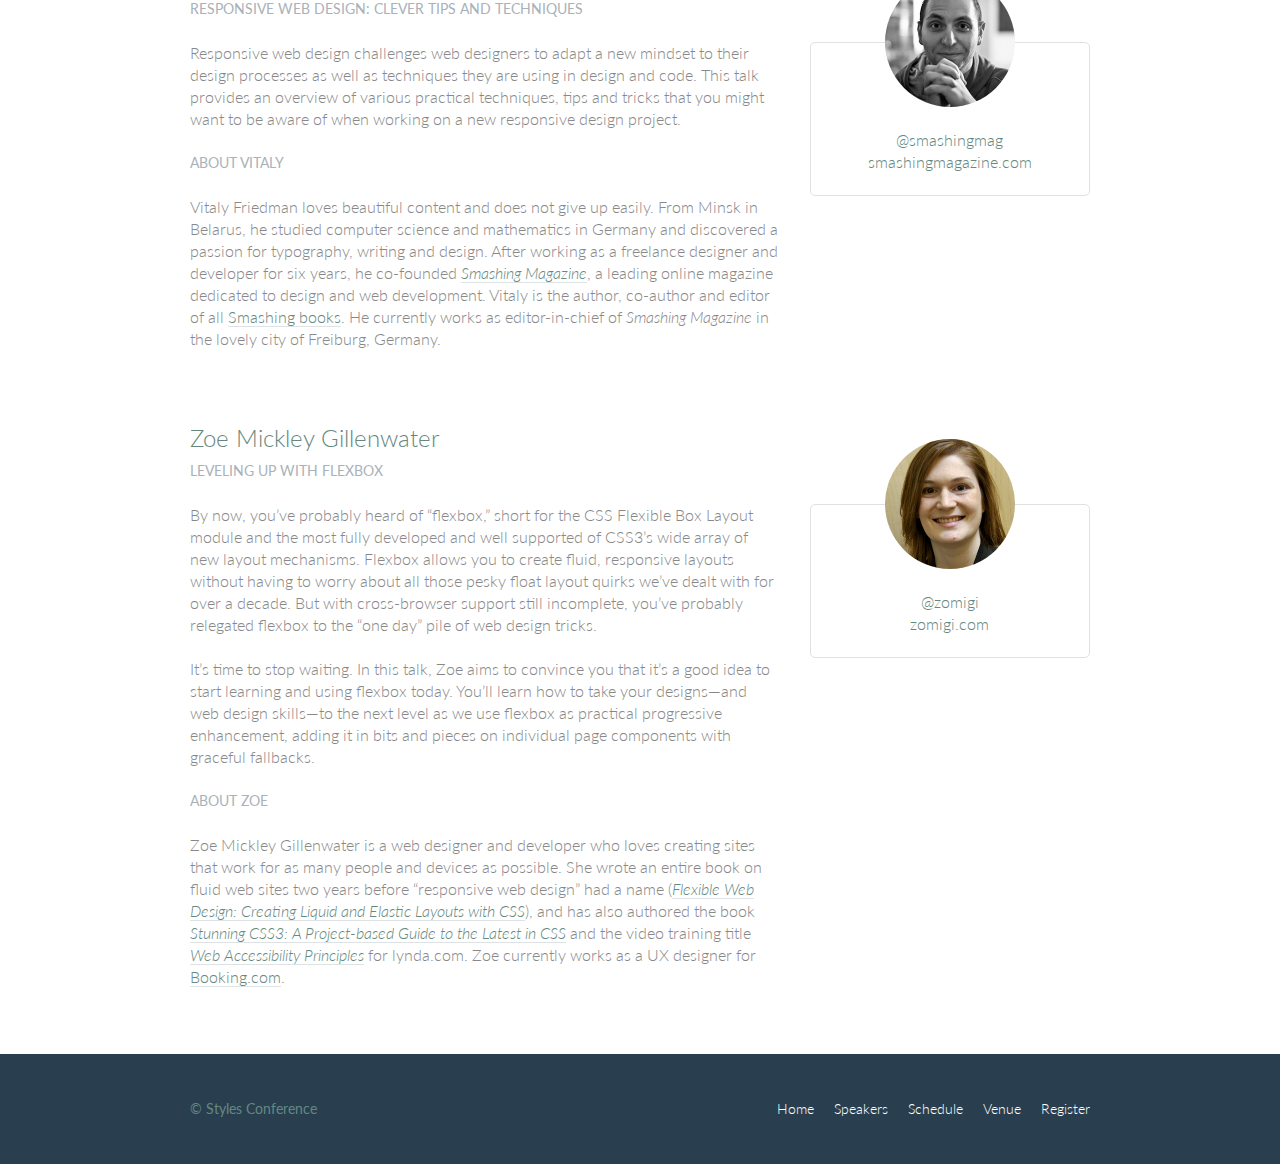
<file: speakers.html>
<!DOCTYPE html>
<html lang="en">

  <head>
    <meta charset="utf-8">
    <title>Speakers - Styles Conference</title>
    <link rel="stylesheet" href="style.css">
    <link rel="stylesheet" href="http://fonts.googleapis.com/css?family=Lato:100,300,400">
  </head>

  <body>

      <!-- Header -->

      <header class="primary-header container group">

        <h1 class="logo">
          <a href="index.html">Styles <br> Conference</a>
        </h1>

        <h3 class="tagline">August 24&ndash;26th &mdash; Chicago, IL</h3>

        <nav class="nav primary-nav">
          <ul>
            <li><a href="index.html">Home</a></li><!--
            --><li><a href="speakers.html">Speakers</a></li><!--
            --><li><a href="schedule.html">Schedule</a></li><!--
            --><li><a href="venue.html">Venue</a></li><!--
            --><li><a href="register.html">Register</a></li>
          </ul>
        </nav>

      </header>

      <!-- Lead -->

      <section class="row-alt">
        <div class="lead container">

          <h1>Speakers</h1>

          <p>We&#8217;re happy to welcome over twenty speakers to present on the industry&#8217;s latest technologies. Prepare for an inspiration extravaganza.</p>

        </div>
      </section>

      <!-- Main content -->

      <section class="row">
        <div class="grid">

          <!-- Aaron Irizarry -->

          <section class="speaker" id="aaron-irizarry">

            <div class="col-2-3">

              <h2>Aaron Irizarry</h2>
              <h5>Designing a Culture of Design</h5>

              <p>Workplace culture doesn&#8217;t start with beanbags, foosball tables, or a beer fridge, and it doesn&#8217;t end with neckties, PCs, or big corporations. It&#8217;s the unwritten rules, behavior, beliefs, and the motivations that enable good work to get done, or it&#8217;s what stifles a workforce. For design to be most effective and for designers to feel valued, we need to work in a culture that embraces design and allows it to succeed.</p>

              <p>In Aaron&#8217;s session he will explore how to recognize the traits of organizations that *get* design, both large and small. He will share what those teams, departments, and companies have that others don&#8217;t, and more importantly, how to begin to change your own workplace&#8217;s culture. Once you&#8217;ve worked within a culture of design it&#8217;s almost impossible to imagine yourself anywhere else.</p>

              <h5>About Aaron</h5>

              <p>Aaron Irizarry is a Senior Product Designer for Nasdaq OMX, a lover of heavy metal, a foodie, and a master of BBQ arts. You can find some of his thoughts and presentations on the conversation surrounding design over at <a href="http://www.discussingdesign.com/">discussingdesign.com</a>.</p>

            </div><!--

            --><aside class="col-1-3">
              <div class="speaker-info">

                <img src="assets/images/speakers/aaron-irizarry.jpg" alt="Aaron Irizarry">

                <ul>
                  <li><a href="https://twitter.com/aaroni">@aaroni</a></li>
                  <li><a href="http://www.thisisaaronslife.com/">thisisaaronslife.com</a></li>
                </ul>

              </div>
            </aside>

          </section>

          <!-- Adam Connor -->

          <section class="speaker" id="adam-connor">

            <div class="col-2-3">

              <h2>Adam Connor</h2>
              <h5>Lights! Camera! Interaction! Design Inspiration from Filmmakers</h5>

              <p>Films succeed in evoking responses and engaging audiences only with a combination of well-written narrative and effective storytelling technique. It&#8217;s the filmmaker&#8217;s job to put this together. To do so they&#8217;ve developed processes, tools and techniques that allow them to focus attention, emphasize information, foreshadow and produce the many elements that together comprise a well-told story.</p>

              <p>With this workshop, we&#8217;ll revisit the topic of using stories in design and expand on the technical aspects used in film to communicate. We&#8217;ll look at some tools used in film, such as cinematic patterns, beat sheets, and storyboards. We&#8217;ll consider why they&#8217;re used and how we might look to them for inspiration.</p>

              <h5>About Adam</h5>

              <p>Adam Connor is a designer, illustrator and speaker passionate about collaboration, communication, creativity and storytelling. As an Experience Design Director with Mad*Pow, Adam combines 10+ years of experience in interaction and experience design with a background in computer science, film, and animation to create effective and easy-to-use digital products and services. He believes that no matter how utilitarian a tool is, at the core of its creation lies a story; uncovering that story is key to its success. Occasionally, he shares his perspectives on design at <a href="http://adamconnor.com/">adamconnor.com</a> and <a href="http://www.discussingdesign.com/">discussingdesign.com</a>.</p>

            </div><!--

            --><aside class="col-1-3">
              <div class="speaker-info">

                <img src="assets/images/speakers/adam-connor.jpg" alt="Adam Connor">

                <ul>
                  <li><a href="https://twitter.com/adamconnor">@adamconnor</a></li>
                  <li><a href="http://adamconnor.com/">adamconnor.com</a></li>
                </ul>

              </div>
            </aside>

          </section>

          <!-- AJ Self -->

          <section class="speaker" id="aj-self">

            <div class="col-2-3">

              <h2>AJ Self</h2>
              <h5>(You Should Be) Testing Your JavaScript</h5>

              <p>JavaScript applications frequently utilize battle-tested libraries like jQuery, AngularJS, Backbone.js and more, but how can we be sure that our code is ready for production? This talk will share tips on how writing tests can be written easily and quickly and how to remove buggy code through testing.</p>

              <h5>About AJ</h5>

              <p>AJ is a software engineer specializing in JavaScript working at Belly in Chicago. Lately he has been writing applications with AngularJS and loving it. When not coding he is out loving the outdoors with his dog, Sunshine.</p>

            </div><!--

            --><aside class="col-1-3">
              <div class="speaker-info">

                <img src="assets/images/speakers/aj-self.jpg" alt="AJ Self">

                <ul>
                  <li><a href="https://twitter.com/ajself">@ajself</a></li>
                  <li><a href="http://www.ajself.com/">ajself.com</a></li>
                </ul>

              </div>
            </aside>

          </section>

          <!-- Arman Ghosh -->

          <section class="speaker" id="arman-ghosh">

            <div class="col-2-3">

              <h2>Arman Ghosh</h2>
              <h5>Designing Deals: How Good Design Drives Sales</h5>

              <p>Perception influences decisions, especially when it comes to selling products and services. Learn why before you even start sales conversations; good, thoughtful design and presentation will define you and your ability to close deals.</p>

              <h5>About Arman</h5>

              <p>Arman is an entrepreneur who has his roots planted in building aggressive sales and revenue-generating teams. Having built out national sales and operations teams in the B2B and consumer spaces, his focus has been driving aggressive growth for technology-based companies. He has an extensive operating background and has built a career disrupting sales processes and approaches with companies doing the same in their respective technology spaces.</p>

            </div><!--

            --><aside class="col-1-3">
              <div class="speaker-info">

                <img src="assets/images/speakers/arman-ghosh.jpg" alt="Arman Ghosh">

                <ul>
                  <li><a href="https://twitter.com/armanghosh">@armanghosh</a></li>
                </ul>

              </div>
            </aside>

          </section>

          <!-- Bermon Painter -->

          <section class="speaker" id="bermon-painter">

            <div class="col-2-3">

              <h2>Bermon Painter</h2>
              <h5>Death to Wireframes: Long Live Rapid Prototyping</h5>

              <p>Static wireframes are a drag on the whole design process. Prototyping makes things a little better by allowing you to stitch together static wireframes or mockups while adding basic interactions. Rapid prototyping with HTML, CSS, and JavaScript is even better and faster; it increases collaboration and improves the iteration process. Kill your wireframes. Long live rapid prototyping.</p>

              <h5>About Bermon</h5>

              <p>Bermon is the organizer of various community groups for user experience designers and front-end developers, and the organizer of Blend Conference, a three-day, multi-track event for user experience strategists, designers and developers. He also leads the user experience team for Cardinal Solutions&#8217; Charlotte office, where he consults with large enterprise clients on interesting problems across user experience, design and front-end development.</p>

            </div><!--

            --><aside class="col-1-3">
              <div class="speaker-info">

                <img src="assets/images/speakers/bermon-painter.jpg" alt="Bermon Painter">

                <ul>
                  <li><a href="https://twitter.com/bermonpainter">@bermonpainter</a></li>
                  <li><a href="http://bermonpainter.com/">bermonpainter.com</a></li>
                </ul>

              </div>
            </aside>

          </section>

          <!-- Brad Smith -->

          <section class="speaker" id="brad-smith">

            <div class="col-2-3">

              <h2>Brad Smith</h2>
              <h5>What Designers and Strategists Can Learn from Dick Fosbury</h5>

              <p>Dick Fosbury is an American track and field athlete who challenged the conventional approach to the high jump with an unorthodox &#8220;back first&#8221; technique that became known as the Fosbury Flop. His innovative approach to a sport that seemed to have reached its limits was ridiculed at first, with sportswriters labeling him &#8220;the world&#8217;s laziest high jumper&#8221; &#8212; but today variations of the Fosbury Flop are used by almost every high jumper.</p>

              <p>We need to challenge conventions, too. Many of the design conventions used in web, mobile and device interfaces have evolved from systems and processes that no longer connect with our audiences&#8217; realities: a floppy disk as a metaphor to &#8220;save&#8221; information, push buttons as control devices and typography standards derived from mechanical typesetting.</p>

              <p>As designers and strategists, we need to think like Dick Fosbury, to deconstruct analogues, and to free ourselves from outdated ideas so that we can develop the new interfaces and interactions of the future.</p>

              <h5>About Brad</h5>

              <p>Brad Smith is executive director for WebVisions, a conference that explores the future of the web. Most recently he launched &#8220;The Institute for Social Good,&#8221; an organization that connects non-profits with volunteers willing to spend a day building awesome web and mobile apps to change the world for the better.</p>

            </div><!--

            --><aside class="col-1-3">
              <div class="speaker-info">

                <img src="assets/images/speakers/brad-smith.jpg" alt="Brad Smith">

                <ul>
                  <li><a href="http://www.webvisionsevent.com/">webvisionsevent.com</a></li>
                  <li><a href="http://www.instituteforsocialgood.org/">instituteforsocialgood.org</a></li>
                </ul>

              </div>
            </aside>

          </section>

          <!-- Candi Lemoine -->

          <section class="speaker" id="candi-lemoine">

            <div class="col-2-3">

              <h2>Candi Lemoine</h2>
              <h5>Making Remote Development Work</h5>

              <p>It&#8217;s not uncommon for developers and designers to work from home. There are also a few companies that have multiple offices. Working for a business that spans three different time zones, Candi Lemoine will show how you make cross-office collaboration work. She will suggest various helpful tools because constant communication is key.</p>

              <h5>About Candi</h5>

              <p>Candi Lemoine is a User Interface Developer at Dominion Marine Media as well as a Customer Advocate at A Book Apart. Aside from researching about user experience and design patterns, she also loves mentoring college students about the front-end side of the web. She also enjoys participating in hackathons with other co-workers and students.</p>

            </div><!--

            --><aside class="col-1-3">
              <div class="speaker-info">

                <img src="assets/images/speakers/candi-lemoine.jpg" alt="Candi Lemoine">

                <ul>
                  <li><a href="https://twitter.com/candicodeit">@candicodeit</a></li>
                  <li><a href="http://candicode.it/">candicode.it</a></li>
                </ul>

              </div>
            </aside>

          </section>

          <!-- Carolyn Chandler -->

          <section class="speaker" id="carolyn-chandler">

            <div class="col-2-3">

              <h2>Carolyn Chandler</h2>
              <h5>The Business of Play</h5>

              <p>Play isn&#8217;t just for kids and heavy gamers. Anyone with a Foursquare account knows that &#8211; and the stickiness of a badge and a leaderboard. But a good, playful user experience isn&#8217;t about those surface elements either &#8211; it&#8217;s about creating an environment with well-understood rules, meaningful objectives, and a sense of fun. Whether you&#8217;re trying to encourage people &#8211; or yourself &#8211; to save money or to lose weight, a focus on game mechanics and play could be the trump card you&#8217;re looking for.</p>

              <h5>About Carolyn</h5>

              <p>Carolyn Chandler has been working in the field of User Experience Design for over 14 years. She was an adjunct professor at DePaul University and is the UX Design Instructor at The Starter League, where she first developed her activity-based approach for teaching core design concepts. Carolyn is the co-founder of The School for Digital Craftsmanship and co-author of two books, <cite>A Project Guide to UX Design</cite> and <cite>Adventures in Experience Design</cite>.</p>

            </div><!--

            --><aside class="col-1-3">
              <div class="speaker-info">

                <img src="assets/images/speakers/carolyn-chandler.jpg" alt="Carolyn Chandler">

                <ul>
                  <li><a href="https://twitter.com/chanan">@chanan</a></li>
                  <li><a href="http://www.dhalo.com/">dhalo.com</a></li>
                </ul>

              </div>
            </aside>

          </section>

          <!-- Chris Mills -->

          <section class="speaker" id="chris-mills">

            <div class="col-2-3">

              <h2>Chris Mills</h2>
              <h5>Heavy Metal Coding</h5>

              <p>In this unconventional talk, Chris Mills will encourage you to pick up some drum sticks in addition to your laptop, and beat out a rhythm of learning &#8211; both of code and drum beats! You&#8217;ll learn basic JavaScript and CSS, plus beginner&#8217;s heavy metal drum patterns. The two are a marriage made in heaven, as nothing is a better antidote to code frustration than beating seven shades of **** out of a drum kit.</p>

              <h5>About Chris</h5>

              <p>Chris Mills is a Senior Tech Writer at Mozilla, where he writes docs and demos about open web apps, Firefox OS and related subjects. He loves tinkering around with HTML, CSS, JavaScript and other web technologies, and gives occasional tech talks at conferences and universities.</p>

            </div><!--

            --><aside class="col-1-3">
              <div class="speaker-info">

                <img src="assets/images/speakers/chris-mills.jpg" alt="Chris Mills">

                <ul>
                  <li><a href="https://twitter.com/chrisdavidmills">@chrisdavidmills</a></li>
                  <li><a href="https://developer.mozilla.org/">developer.mozilla.org</a></li>
                </ul>

              </div>
            </aside>

          </section>

          <!-- Dan Denney -->

          <section class="speaker" id="dan-denney">

            <div class="col-2-3">

              <h2>Dan Denney</h2>
              <h5>Creating HTML Emails Can Be Fun</h5>

              <p>In this presentation Dan will share techniques on how to send awesome messages using CSS, media queries and everyone&#8217;s favorite HTML element: tables. The fun part comes in the tools available for automation and testing to make it feel less like 1999.</p>

              <h5>About Dan</h5>

              <p>Dan is a front-end dev at Envy Labs, where he works on client projects and Code School. He has been called a &#8220;seriously good copy and paster&#8221; and he puts those skills to use as he spends his days learning, unlearning and relearning how to build things for the web.</p>

            </div><!--

            --><aside class="col-1-3">
              <div class="speaker-info">

                <img src="assets/images/speakers/dan-denney.jpg" alt="Dan Denney">

                <ul>
                  <li><a href="https://twitter.com/dandenney">@dandenney</a></li>
                  <li><a href="http://dandenney.com/">dandenney.com</a></li>
                </ul>

              </div>
            </aside>

          </section>

          <!-- Darby Frey -->

          <section class="speaker" id="darby-frey">

            <div class="col-2-3">

              <h2>Darby Frey</h2>
              <h5>Building a Mobile Layout</h5>

              <p>Designing for mobile is challenging. With the ever-changing landscape of devices and screen sizes, there is no way to predict every possible canvas we will be designing for. Luckily, there are a few tools at our disposal that allow us to be confident in our designs.</p>

              <p>In this session we will introduce some of these tools and dive into some code to see how they can be used to create designs that look great on any device.</p>

              <h5>About Darby</h5>

              <p>Darby Frey is a software engineer and consultant who has worked on web and mobile applications for many clients including Groupon, Toyota, Paramount Pictures and others. Currently he is working with Belly in Chicago to create the world&#8217;s best customer loyalty platform. He can be found on Twitter at <a href="https://twitter.com/darbyfrey">@darbyfrey</a>.</p>

            </div><!--

            --><aside class="col-1-3">
              <div class="speaker-info">

                <img src="assets/images/speakers/darby-frey.jpg" alt="Darby Frey">

                <ul>
                  <li><a href="https://twitter.com/darbyfrey">@darbyfrey</a></li>
                  <li><a href="http://darbyfrey.com/">darbyfrey.com</a></li>
                </ul>

              </div>
            </aside>

          </section>

          <!-- Erica Decker -->

          <section class="speaker" id="erica-decker">

            <div class="col-2-3">

              <h2>Erica Decker</h2>
              <h5>What Disney Can Teach You about User Experience Design</h5>

              <p>From the creation of the 1937 film <cite>Snow White and the Seven Dwarves</cite>, to newer animated films such as <cite>The Princess and the Frog</cite>, to the branded &#8220;Wonderful World of Disney&#8221; itself, the Disney empire has been built upon a design ecosystem. Each film, theme park, or cruise shares a holistic view of a perfect world across time and cultures. Within each experience, the same beloved character traits are highlighted, similar visual and animation styles are used, and the same story and musical techniques are leveraged to bring the audience to an emotional place. This helps make the user experience familiar and nostalgic, and lightens the audience&#8217;s cognitive load to promote enjoyment. Join Erica as she highlights Disney&#8217;s user experience techniques and outlines how you can use them to design an ecosystem that will leave behind a lasting legacy, even while waiting in an extremely long line.</p>

              <h5>About Erica</h5>

              <p>Erica Decker is a designer, developer, and speaker with a passion for technology, challenges, and all things design. She believes that fast-paced, iterative, holistic design is the best way to drive product innovation, and can support that belief with a lot of evidence. She has designed engaging digital experiences for Fortune 500 companies, non-profits, and upcoming companies alike, and is currently writing this bio while referring to herself in the third person.</p>

            </div><!--

            --><aside class="col-1-3">
              <div class="speaker-info">

                <img src="assets/images/speakers/erica-decker.jpg" alt="Erica Decker">

                <ul>
                  <li><a href="http://ericadecker.com/">ericadecker.com</a></li>
                </ul>

              </div>
            </aside>

          </section>

          <!-- Estelle Weyl -->

          <section class="speaker" id="estelle-weyl">

            <div class="col-2-3">

              <h2>Estelle Weyl</h2>
              <h5>Select This!</h5>

              <p>Pick an element, any element. Style it. Manipulate it. No IDs. No classes. No jQuery necessary. Learn all the new features of selectors in CSS and JavaScript hat enable you to select this DOM node, that DOM node, and even an imaginary DOM node based on attributes, relation to other elements, location in the DOM, or just an element&#8217;s mere existence.</p>

              <h5>About Estelle</h5>

              <p><a href="https://twitter.com/estellevw">Estelle Weyl</a> is an internationally published author (<cite><a href="http://shop.oreilly.com/product/0636920021711.do">Mobile HTML5</a></cite>, <cite><a href="http://shop.oreilly.com/product/0636920018063.do">HTML5: The Definitive Guide</a></cite> and <cite><a href="http://shop.oreilly.com/product/9780980846904.do">HTML5 and CSS3 for the Real World</a></cite>), speaker, trainer, and consultant. Estelle shares esoteric tidbits learned while programming CSS, JavaScript and HTML, provides tutorials and detailed grids of CSS3 and HTML5 browser support at <a href="http://www.standardista.com/">Standardista</a>. Her tutorials and workshops are available on <a href="http://estelle.github.io/">GitHub</a>.</p>

            </div><!--

            --><aside class="col-1-3">
              <div class="speaker-info">

                <img src="assets/images/speakers/estelle-weyl.jpg" alt="Estelle Weyl">

                <ul>
                  <li><a href="https://twitter.com/estellevw">@estellevw</a></li>
                  <li><a href="http://standardista.com/">standardista.com</a></li>
                </ul>

              </div>
            </aside>

          </section>

          <!-- Jen Myers -->

          <section class="speaker" id="jen-myers">

            <div class="col-2-3">

              <h2>Jen Myers</h2>
              <h5>Teaching Our CSS to Play Nice</h5>

              <p>Talk abstract: As our websites, applications and teams grow larger and more complicated, so does our CSS. Before we know it, we find ourselves no longer with cute little stylesheets, but sprawling, surly teenaged CSS that doesn&#8217;t always play nice with others. We need to learn how to manage and optimize our CSS no matter how large the project or diverse the team. If we start early, we can use best practices and tools to raise full-grown stylesheets any designer or developer would be happy to work with.</p>

              <h5>About Jen</h5>

              <p>Jen Myers is a web designer/developer and part of the instructor team at Dev Bootcamp in Chicago. In 2011, she founded the Columbus, Ohio chapter of Girl Develop It, an organization that provides introductory coding classes aimed at women, and she currently co-leads the Girl Develop It Chicago chapter. She speaks regularly about design, development and diversity, and focuses on finding new ways to make both technology and technology education accessible to everyone.</p>

            </div><!--

            --><aside class="col-1-3">
              <div class="speaker-info">

                <img src="assets/images/speakers/jen-myers.jpg" alt="Jen Myers">

                <ul>
                  <li><a href="https://twitter.com/antiheroine">@antiheroine</a></li>
                  <li><a href="http://jenmyers.net/">jenmyers.net</a></li>
                </ul>

              </div>
            </aside>

          </section>

          <!-- Jenn Downs -->

          <section class="speaker" id="jenn-downs">

            <div class="col-2-3">

              <h2>Jenn Downs</h2>
              <h5>What&#8217;s Stopping You?</h5>

              <p>Creating in the face of negativity, fear, health problems, and your inner critic can at times feel impossible. Let&#8217;s face our fears together, name these problems and break them down, silence our inner critics, and talk about when it&#8217;s time to take a break or let go of a project for good.</p>

              <h5>About Jenn</h5>

              <p>Jenn Downs swung her way through the jungle at MailChimp from support to tech writing to UX Design Research. After six years she&#8217;s been bitten by the entrepreneurship bug and she is now the Business/Tech Manager for Carpenter Koby Downs in Atlanta. Never one to only do one thing at a time, Jenn is also doing freelance email marketing and UX work on the side.</p>

              <p>Outside of loving the web, Jenn is a songwriter and loves Rock and Roll!</p>

            </div><!--

            --><aside class="col-1-3">
              <div class="speaker-info">

                <img src="assets/images/speakers/jenn-downs.jpg" alt="Jenn Downs">

                <ul>
                  <li><a href="https://twitter.com/beparticular">@beparticular</a></li>
                  <li><a href="http://beparticular.com/">beparticular.com</a></li>
                </ul>

              </div>
            </aside>

          </section>

          <!-- Jennifer Jones -->

          <section class="speaker" id="jennifer-jones">

            <div class="col-2-3">

              <h2>Jennifer Jones</h2>
              <h5>What Designers Can Learn from Parenting</h5>

              <p>That first client meeting may not feel as warm and fulfilling as the first time you hold your newborn child, but consider the similarities.</p>

              <p>You know each other but have never met. As the relationship grows you will have to rely on your experiences and education to gently guide them while allowing flexibility for projects to change and evolve. It&#8217;s not your job to control everything, but if you are successful you will create a well-rounded piece that everyone involved can love.</p>

              <h5>About Jennifer</h5>

              <p>Jennifer Jones is an event coordinator for the WebVisions Conference and also co-authors a blog with her teenage daughter. She and her family live in Portland, Oregon where she balances work, parenting and any other life challenge with honesty, humor and liquor.</p>

            </div><!--

            --><aside class="col-1-3">
              <div class="speaker-info">

                <img src="assets/images/speakers/jennifer-jones.jpg" alt="Jennifer Jones">

                <ul>
                  <li><a href="https://twitter.com/Foerocious">@foerocious</a></li>
                  <li><a href="http://crampedconversations.com/">crampedconversations.com</a></li>
                </ul>

              </div>
            </aside>

          </section>

          <!-- Leslie Jensen-Inman -->

          <section class="speaker" id="leslie-jensen-inman">

            <div class="col-2-3">

              <h2>Dr. Leslie Jensen-Inman</h2>
              <h5>Designing to Learn</h5>

              <p>We&#8217;ve reached a point where non-designers understand the value of design. This has led to an increase in demand for design talent. In the past, we would have turned to institutions of higher education to help us find new talent; however, today&#8217;s graduates often finish school without the skills they need to thrive in a professional design setting.</p>

              <p>There is a massive gap between what students learn and what industry needs. This skills gap leaves graduates unable to find jobs and hiring companies unable to find talent. How we approach this challenge will affect the continued relevance and value of design.</p>

              <h5>About Leslie</h5>

              <p><a href="http://www.jenseninman.com">Dr. Leslie Jensen-Inman</a> is a designer, speaker, author, and educator. Leslie is co-founder of the user experience design school <a href="http://www.centercentre.com">Center Centre</a>, where she connects industry, education, and community. Creative Director and co-author of <cite>InterACT with Web Standards: A holistic approach to web design</cite>, Leslie has written articles for publications such as <cite>A List Apart</cite>, <cite>The Pastry Box</cite>, <cite>Ladies in Tech</cite>, and <cite>.net Magazine</cite>.</p>

            </div><!--

            --><aside class="col-1-3">
              <div class="speaker-info">

                <img src="assets/images/speakers/leslie-jensen-inman.jpg" alt="Leslie Jensen-Inman">

                <ul>
                  <li><a href="https://twitter.com/jenseninman">@jenseninman</a></li>
                  <li><a href="http://unicorninstitute.com/">unicorninstitute.com</a></li>
                </ul>

              </div>
            </aside>

          </section>

          <!-- Maya Bruck -->

          <section class="speaker" id="maya-bruck">

            <div class="col-2-3">

              <h2>Maya Bruck</h2>
              <h5>So You Want to Be a Unicorn</h5>

              <p>They&#8217;re elusive, those rare beings who do front-end development, visual design, project management, UX, content strategy, and are whizzes at user research. In an industry that&#8217;s constantly changing and evolving, there are both benefits and drawbacks to being a generalist. We&#8217;ll walk through strategies to fill gaps in your skill set while working a full-time job, and collaborative tools and techniques you can use while you quest to learn it all.</p>

              <h5>About Maya</h5>

              <p>Maya Bruck is Creative Director at Pixo, a growing, employee-run digital consulting agency, where she guides clients through identity crisis to a meaningful, impactful web presence. In addition to conducting client therapy, she also designs websites and applications that are both beautiful and organization changing.</p>

              <p>A passion for collaboration and community led her to co-found the Champaign-Urbana Design Organization (CUDO) in 2008, and through CUDO she has cultivated a vibrant design culture in the community. She speaks regularly about design and client management and is overcoming her fear of learning JavaScript.</p>

            </div><!--

            --><aside class="col-1-3">
              <div class="speaker-info">

                <img src="assets/images/speakers/maya-bruck.jpg" alt="Maya Bruck">

                <ul>
                  <li><a href="https://twitter.com/mayabruck">@mayabruck</a></li>
                  <li><a href="http://pixotech.com/">pixotech.com</a></li>
                </ul>

              </div>
            </aside>

          </section>

          <!-- Russ Unger -->

          <section class="speaker" id="russ-unger">

            <div class="col-2-3">

              <h2>Russ Unger</h2>
              <h5>From Muppets to Mastery: Core UX Principles from Mr. Jim Henson</h5>

              <p>Jim Henson started working as a puppeteer in 1954, a fair 40-50 years before many of us even considered User Experience as a career. He did, however, take it upon himself to apply many of the core principles that UX Designers are falling love with today (or are at least using as part of our everyday lives). Hang out for a quick dive into the life of Jim Henson, with a view into his work from the perspective of how it pertains to what it is we&#8217;re doing today, that promises to even leave Waldorf and Statler happy.</p>

              <h5>About Russ</h5>

              <p>Russ Unger is an Experience Design Director for GE Capital, Americas, where he leads teams and projects in design and research. He is co-author of the books <cite><a href="http://projectuxd.com/">A Project Guide to UX Design</a></cite>, <cite><a href="http://www.designingtheconversation.com/">Designing the Conversation</a></cite>, and <cite><a href="http://speakercampbook.com/">Speaker Camp</a></cite> for New Riders (Voices That Matter). Russ is also working on a book on guerrilla design and research methods that is due out, well, sometime.</p>

              <p>Russ is co-founder of ChicagoCamps, which hosts low-cost, high-value technology events in the Chicago area, and he is also on the Advisory Board for the Department of Web Design and Development at Harrington College of Design. Russ has two daughters who both draw better than he does and are currently beginning to surpass his limited abilities in coding.</p>

            </div><!--

            --><aside class="col-1-3">
              <div class="speaker-info">

                <img src="assets/images/speakers/russ-unger.jpg" alt="Russ Unger">

                <ul>
                  <li><a href="https://twitter.com/russu">@russu</a></li>
                  <li><a href="http://www.userglue.com/">userglue.com</a></li>
                </ul>

              </div>
            </aside>

          </section>

          <!-- Shay Howe -->

          <section class="speaker" id="shay-howe">

            <div class="col-2-3">

              <h2>Shay Howe</h2>
              <h5>Less Is More: How Constraints Cultivate Growth</h5>

              <p>By setting constraints, we force ourselves to be more productive. They help us make decisions, creating focus around the problem we are trying to solve. They improve our consistency, which provides a better experience for our users. And they help us grow, a valuable asset in times of innovation.</p>

              <h5>About Shay</h5>

              <p>As a designer and front-end developer, Shay Howe has a passion for solving problems while building creative and intuitive products. Shay specializes in product design and interface development, specialties which he regularly writes and speaks about.</p>

            </div><!--

            --><aside class="col-1-3">
              <div class="speaker-info">

                <img src="assets/images/speakers/shay-howe.jpg" alt="Shay Howe">

                <ul>
                  <li><a href="https://twitter.com/shayhowe">@shayhowe</a></li>
                  <li><a href="http://learn.shayhowe.com/">learn.shayhowe.com</a></li>
                </ul>

              </div>
            </aside>

          </section>

          <!-- Tessa Harmon -->

          <section class="speaker" id="tessa-harmon">

            <div class="col-2-3">

              <h2>Tessa Harmon</h2>
              <h5>Crafty Coding: Generating Knitting Patterns</h5>

              <p>Garment design doesn&#8217;t have to be intimidating. Learn the math behind knitting a sweater and program a fully customizable pattern generator in NodeJS. You will leave with your own unique pattern app to share with the world! Basic programming and knitting skills are recommended for this workshop.</p>

              <h5>About Tessa</h5>

              <p>Tessa Harmon is a full-stack web developer at <a href="http://www.skookum.com/">Skookum Digital Works</a> in Charlotte, North Carolina. JavaScript and Ruby are her favorite languages. She&#8217;s been knitting for nearly as long as she&#8217;s been programming and is surprised it took her <em>this</em> long to consider mixing the two.</p>

            </div><!--

            --><aside class="col-1-3">
              <div class="speaker-info">

                <img src="assets/images/speakers/tessa-harmon.jpg" alt="Tessa Harmon">

                <ul>
                  <li><a href="https://twitter.com/tessaharmon">@tessaharmon</a></li>
                  <li><a href="http://tessaharmon.com/">tessaharmon.com</a></li>
                </ul>

              </div>
            </aside>

          </section>

          <!-- Victoria Pater -->

          <section class="speaker" id="victoria-pater">

            <div class="col-2-3">

              <h2>Victoria Pater</h2>
              <h5>Excellent Tacos Are Not Created in a Vacuum</h5>

              <p>From harmony and form to balance and hierarchy, we&#8217;ll be covering the 7 Principles of Successful Tacos. This traditional Mexican dish paired with margaritas will help get the creative juices flowing! We&#8217;ll combine a variety of shells, fillings, and garnishes while discussing methods for achieving award-winning flavors. You&#8217;ll master the art of shape and proportion while also gaining uncommon knowledge about tacodillas. If tacos are your passion, please come hungry.</p>

              <h5>About Victoria</h5>

              <p>Victoria is a <a href="http://www.modest.com/">Modest</a> UX Designer in Chicago. She focuses on making mobile commerce better for everyone. As a co-founder of <a href="http://quitestrong.com/">Quite Strong</a>, a female collaborative, she is a dedicated advocate for diversity in the design and tech fields. When asked what three things should could not live without she replied, &#8220;tacos, travel, and emojis&#8221; &#8230;obviously.</p>

            </div><!--

            --><aside class="col-1-3">
              <div class="speaker-info">

                <img src="assets/images/speakers/victoria-pater.jpg" alt="Victoria Pater">

                <ul>
                  <li><a href="https://twitter.com/typeis4lovers">@typeis4lovers</a></li>
                  <li><a href="http://victoriapater.com/">victoriapater.com</a></li>
                </ul>

              </div>
            </aside>

          </section>

          <!-- Vitaly Friedman -->

          <section class="speaker" id="vitaly-friedman">

            <div class="col-2-3">

              <h2>Vitaly Friedman</h2>
              <h5>Responsive Web Design: Clever Tips and Techniques</h5>

              <p>Responsive web design challenges web designers to adapt a new mindset to their design processes as well as techniques they are using in design and code. This talk provides an overview of various practical techniques, tips and tricks that you might want to be aware of when working on a new responsive design project.</p>

              <h5>About Vitaly</h5>

              <p>Vitaly Friedman loves beautiful content and does not give up easily. From Minsk in Belarus, he studied computer science and mathematics in Germany and discovered a passion for typography, writing and design. After working as a freelance designer and developer for six years, he co-founded <cite><a href="http://smashingmagazine.com/">Smashing Magazine</a></cite>, a leading online magazine dedicated to design and web development. Vitaly is the author, co-author and editor of all <a href="https://shop.smashingmagazine.com">Smashing books</a>. He currently works as editor-in-chief of <cite>Smashing Magazine</cite> in the lovely city of Freiburg, Germany.</p>

            </div><!--

            --><aside class="col-1-3">
              <div class="speaker-info">

                <img src="assets/images/speakers/vitaly-friedman.jpg" alt="Vitaly Friedman">

                <ul>
                  <li><a href="https://twitter.com/smashingmag">@smashingmag</a></li>
                  <li><a href="http://smashingmagazine.com/">smashingmagazine.com</a></li>
                </ul>

              </div>
            </aside>

          </section>

          <!-- Zoe Mickley Gillenwater -->

          <section id="zoe-mickley-gillenwater">

            <div class="col-2-3">

              <h2>Zoe Mickley Gillenwater</h2>
              <h5>Leveling Up with Flexbox</h5>

              <p>By now, you&#8217;ve probably heard of &#8220;flexbox,&#8221; short for the CSS Flexible Box Layout module and the most fully developed and well supported of CSS3&#8217;s wide array of new layout mechanisms. Flexbox allows you to create fluid, responsive layouts without having to worry about all those pesky float layout quirks we&#8217;ve dealt with for over a decade. But with cross-browser support still incomplete, you&#8217;ve probably relegated flexbox to the &#8220;one day&#8221; pile of web design tricks.</p>

              <p>It&#8217;s time to stop waiting. In this talk, Zoe aims to convince you that it&#8217;s a good idea to start learning and using flexbox today. You&#8217;ll learn how to take your designs—and web design skills—to the next level as we use flexbox as practical progressive enhancement, adding it in bits and pieces on individual page components with graceful fallbacks.</p>

              <h5>About Zoe</h5>

              <p>Zoe Mickley Gillenwater is a web designer and developer who loves creating sites that work for as many people and devices as possible. She wrote an entire book on fluid web sites two years before &#8220;responsive web design&#8221; had a name (<cite><a href="http://www.flexiblewebbook.com/">Flexible Web Design: Creating Liquid and Elastic Layouts with CSS</a></cite>), and has also authored the book <cite><a href="http://www.stunningcss3.com/">Stunning CSS3: A Project-based Guide to the Latest in CSS</a></cite> and the video training title <cite><a href="http://zomigi.com/publications/#pub-accessibility">Web Accessibility Principles</a></cite> for lynda.com. Zoe currently works as a UX designer for <a href="http://www.booking.com/">Booking.com</a>.</p>

            </div><!--

            --><aside class="col-1-3">
              <div class="speaker-info">

                <img src="assets/images/speakers/zoe-mickley-gillenwater.jpg" alt="Zoe Mickley Gillenwater">

                <ul>
                  <li><a href="https://twitter.com/zomigi">@zomigi</a></li>
                  <li><a href="http://zomigi.com/">zomigi.com</a></li>
                </ul>

              </div>
            </aside>

          </section>

        </div>
      </section>

      <!-- Footer -->

      <footer class="primary-footer container group">

        <small>&copy; Styles Conference</small>

        <nav class="nav">
          <ul>
            <li><a href="index.html">Home</a></li><!--
            --><li><a href="speakers.html">Speakers</a></li><!--
            --><li><a href="schedule.html">Schedule</a></li><!--
            --><li><a href="venue.html">Venue</a></li><!--
            --><li><a href="register.html">Register</a></li>
          </ul>
        </nav>

      </footer>

    </body>
</html>
</file>
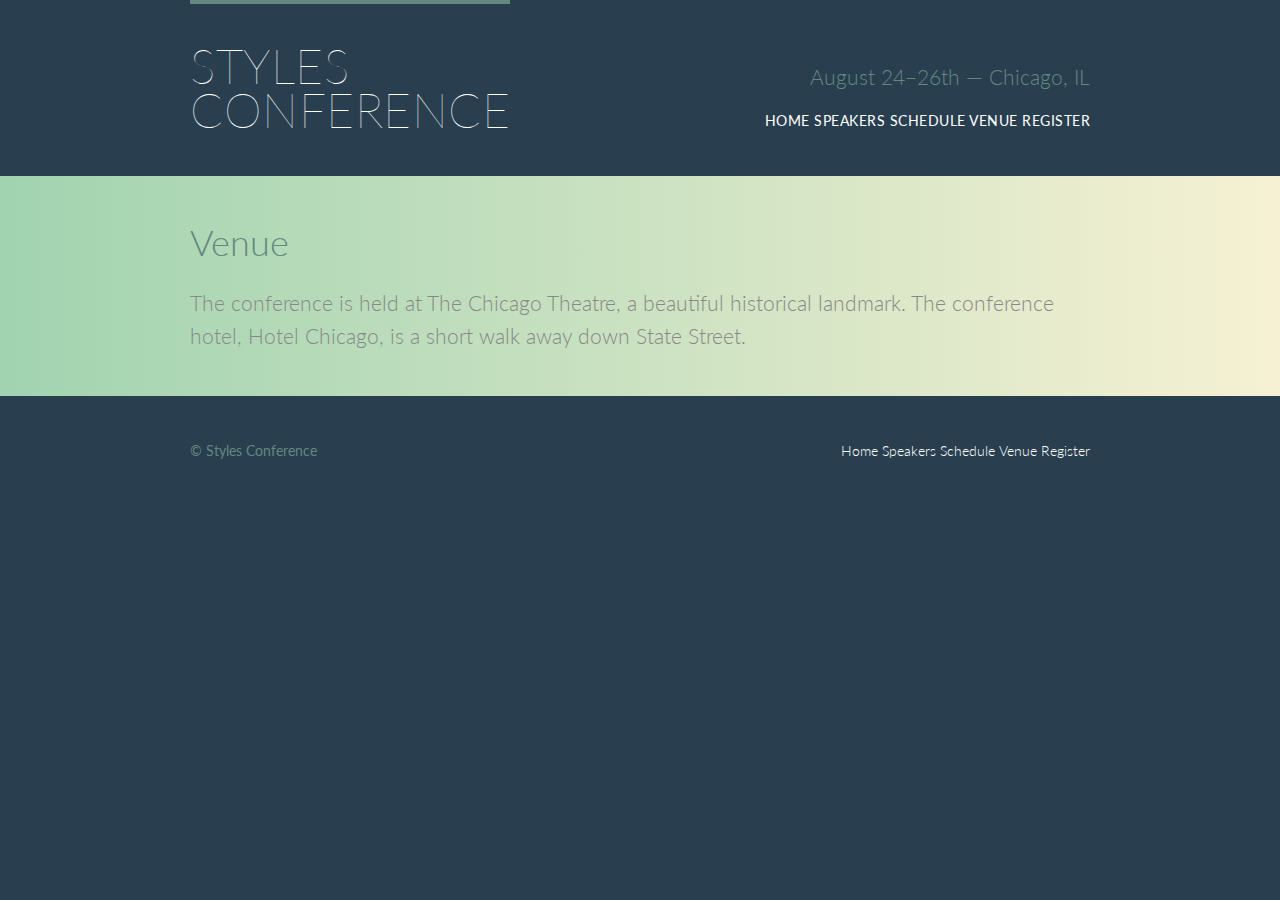
<file: venue.html>
<!DOCTYPE html>
<html lang="en">

  <head>
    <meta charset="utf-8">
    <title>Speakers - Styles Conference</title>
    <link rel="stylesheet" href="style.css">
    <link rel="stylesheet" href="http://fonts.googleapis.com/css?family=Lato:100,300,400">
  </head>

  <body>

    <!-- Header -->

    <header class="primary-header container group">

      <h1 class="logo">
        <a href="index.html">Styles <br> Conference</a>
      </h1>

      <h3 class="tagline">August 24&ndash;26th &mdash; Chicago, IL</h3>

      <nav class="nav primary-nav">
        <a href="index.html">Home</a>
        <a href="speakers.html">Speakers</a>
        <a href="schedule.html">Schedule</a>
        <a href="venue.html">Venue</a>
        <a href="register.html">Register</a>
      </nav>

    </header>

    <!-- Lead -->

    <section class="row-alt">
      <div class="lead container">

        <h1>Venue</h1>

        <p>The conference is held at The Chicago Theatre, a beautiful historical landmark. The conference hotel, Hotel Chicago, is a short walk away down State Street.</p>

      </div>
    </section>

    <!-- Footer -->

    <footer class="primary-footer container group">

      <small>&copy; Styles Conference</small>

      <nav class="nav">
        <a href="index.html">Home</a>
        <a href="speakers.html">Speakers</a>
        <a href="schedule.html">Schedule</a>
        <a href="venue.html">Venue</a>
        <a href="register.html">Register</a>
      </nav>

    </footer>

  </body>
</html>
</file>
<file: style.css>
/* http://meyerweb.com/eric/tools/css/reset/
   v2.0 | 20110126
   License: none (public domain)
*/

html, body, div, span, applet, object, iframe,
h1, h2, h3, h4, h5, h6, p, blockquote, pre,
a, abbr, acronym, address, big, cite, code,
del, dfn, em, img, ins, kbd, q, s, samp,
small, strike, strong, sub, sup, tt, var,
b, u, i, center,
dl, dt, dd, ol, ul, li,
fieldset, form, label, legend,
table, caption, tbody, tfoot, thead, tr, th, td,
article, aside, canvas, details, embed,
figure, figcaption, footer, header, hgroup,
menu, nav, output, ruby, section, summary,
time, mark, audio, video {
  margin: 0;
  padding: 0;
  border: 0;
  font-size: 100%;
  font: inherit;
  vertical-align: baseline;
}
/* HTML5 display-role reset for older browsers */
article, aside, details, figcaption, figure,
footer, header, hgroup, menu, nav, section {
  display: block;
}
body {
  line-height: 1;
}
ol, ul {
  list-style: none;
}
blockquote, q {
  quotes: none;
}
blockquote:before, blockquote:after,
q:before, q:after {
  content: '';
  content: none;
}
table {
  border-collapse: collapse;
  border-spacing: 0;
}

/*
  ========================================
  Custom styles
  ========================================
*/

body {
  background: #293f50;
  color: #888;
  font: 300 16px/22px "Lato", "Open Sans", "Helvetica Neue", Helvetica, Arial, sans-serif;
}

/*
  ========================================
  Grid
  ========================================
*/

*,
*:before,
*:after {
  -webkit-box-sizing: border-box;
     -moz-box-sizing: border-box;
          box-sizing: border-box;
}
.container,
.grid {
  margin: 0 auto;
  width: 960px;
}
.container {
  padding-left: 30px;
  padding-right: 30px;
}
.grid,
.col-1-3,
.col-2-3 {
  padding-left: 15px;
  padding-right: 15px;
}
.col-1-3,
.col-2-3  {
  display: inline-block;
  vertical-align: top;
}
.col-1-3 {
  width: 33.33%;
}
.col-2-3 {
  width: 66.66%;
}

/*
  ========================================
  Clearfix
  ========================================
*/

.group:before,
.group:after {
  content: "";
  display: table;
}
.group:after {
  clear: both;
}
.group {
  clear: both;
  *zoom: 1;
}

/*
  ========================================
  Rows
  ========================================
*/

.row,
.row-alt {
  min-width: 960px;
}

.row {
  background: #fff;
  padding: 66px 0 44px 0;
}

.row-alt {
  background: #cbe2c1;
  background: -webkit-linear-gradient(to right, #a1d3b0, #f6f1d3);
  background: -moz-linear-gradient(to right, #a1d3b0, #f6f1d3);
  background: linear-gradient(to right, #a1d3b0, #f6f1d3);
  padding: 44px 0 22px 0;
}

/*
  ========================================
  Typography
  ========================================
*/

h1, h2, h3, h4 {
  color: #648880;
}
h1, h3, h4, h5, p {
  margin-bottom: 22px;
}
h1 {
  font-size: 36px;
  line-height: 44px;
}
h2 {
  font-size: 24px;
  line-height: 44px;
}
h3 {
  font-size: 21px;
}
h4 {
  font-size: 18px;
}
h5 {
  color: #a9b2b9;
  font-size: 14px;
  font-weight: 400;
  text-transform: uppercase;
}
strong {
  font-weight: 400;
}
cite,
em {
  font-style: italic;
}

Leads
========================================
*/
.lead {
text-align: center;
}
.lead p {
font-size: 21px;
line-height: 33px;
}
/*

/*
  ========================================
  Links
  ========================================
*/

a {
  color: #648880;
  text-decoration: none;
}
a:hover {
  color: #a9b2b9;
}
p a {
  border-bottom: 1px solid #dfe2e5;
}

/*
  ========================================
  Buttons
  ========================================
*/

.btn {
  border-radius: 5px;
  color: #fff;
  cursor: pointer;
  display: inline-block;
  font-weight: 400;
  letter-spacing: .5px;
  margin: 0;
  text-transform: uppercase;
}
.btn-alt {
  border: 1px solid #fff;
  padding: 10px 30px;
}

.btn-alt:hover {
  background: #fff;
  color: #648880;
}

.btn-default {
  border: 0;
  background: #648880;
  padding: 11px 30px;
  font-size: 14px;
}

.btn-default:hover {
  background: #77a198;
}

/*
  ========================================
  Primary header
  ========================================
*/

.logo {
  border-top: 4px solid #648880;
  float: left;
  font-size: 48px;
  font-weight: 100;
  letter-spacing: .5px;
  line-height: 44px;
  padding: 40px 0 22px 0;
  text-transform: uppercase;
}
.tagline {
  margin: 66px 0 22px 0;
  text-align: right;
}
.primary-nav {
  font-size: 14px;
  font-weight: 400;
  letter-spacing: .5px;
  text-transform: uppercase;
}

.primary-header a,
.primary-footer a {
  color: #fff;
}
.primary-header a:hover,
.primary-footer a:hover {
  color: #648880;
}

/*
  ========================================
  Primary footer
  ========================================
*/

.primary-footer {
  color: #648880;
  font-size: 14px;
  padding-bottom: 44px;
  padding-top: 44px;
}
.primary-footer small {
  float: left;
  font-weight: 400;
}

/*
  ========================================
  Navigation
  ========================================
*/

.nav {
  text-align: right;
}

.nav li {
  display: inline-block;
  margin: 0 10px;
  vertical-align: top;
}
.nav li:last-child {
  margin-right: 0;
}

/*
  ========================================
  Home
  ========================================
*/

.hero {
  color: #fff;
  line-height: 44px;
  padding: 22px 80px 66px 80px;
  text-align: center;
}
.hero h2 {
  font-size: 36px;
}
.hero p {
  font-size: 24px;
  font-weight: 100;
}
.teaser a:hover h3 {
  color: #a9b2b9;
}

.teaser img {
  border-radius: 5px;
  display: block;
  margin-bottom: 22px;
  max-width: 100%
}

/*
  ========================================
  Register
  ========================================
*/

.why-attend {
  list-style: square;
  margin: 0 0 22px 30px;
}

form {
  margin-bottom: 22px;
}

input,
select,
textarea {
  font: 300 16px/22px "Lato", "Open Sans", "Helvetica Neue", Helvetica, Arial, sans-serif;
}

.register-group label {
  color: #648880;
  cursor: pointer;
  font-weight: 400;
}

.register-group input,
.register-group select,
.register-group textarea {
  border: 1px solid #c6c9cc;
  border-radius: 5px;
  color: #888;
  display: block;
  margin: 5px 0 27px 0;
  padding: 5px 8px;
}

.register-group input,
.register-group textarea {
  width: 100%;
}

.register-group select {
  height: 34px;
  width: 60px;
}

.register-group textarea {
  height: 78px;
}


/*
  ========================================
  Speakers
  ========================================
*/
.speaker {
  margin-bottom: 44px;
}
.speaker-info {
  border: 1px solid #dfe2e5;
  border-radius: 5px;
  margin-top: 88px;
  padding-bottom: 22px;
  text-align: center;
}
.speaker-info img {
  border-radius: 50%;
  height: 130px;
  margin: -66px 0 22px 0;
  vertical-align: top;
}

/*
  ========================================
  Schedule
  ========================================
*/
table {
margin-bottom: 44px;
width: 100%;
}
table:last-child {
margin-bottom: 0;
}

th,
td {
  padding-bottom: 22px;
  vertical-align: top;
}
th {
  padding-right: 45px;
  text-align: right;
  width: 20%;
}
td {
  width: 40%;
}

thead {
  line-height: 44px;
}
thead th {
  color: #648880;
  font-size: 24px;
}

tbody th {
  color: #a9b2b9;
  font-size: 14px;
  font-weight: 400;
  padding-top: 22px;
  text-transform: uppercase;
}

tbody td {
  border-top: 1px solid #dfe2e5;
  padding-top: 21px;
}
tbody td:first-of-type {
  padding-right: 15px;
}
tbody td:last-of-type {
  padding-left: 15px;
}
tbody td:only-of-type {
  padding-left: 0;
  padding-right: 0;
}

table a {
  color: #888;
}
table h4 {
  margin-bottom: 0;
}

.schedule-offset {
  color: #a9b2b9;
}

/*
  ========================================
  Venue
  ========================================
*/
.venue-theatre {
  margin-bottom: 66px;
}
.venue-hotel {
  margin-bottom: 22px;
}
.venue-map {
  height: 264px;
}
</file>
